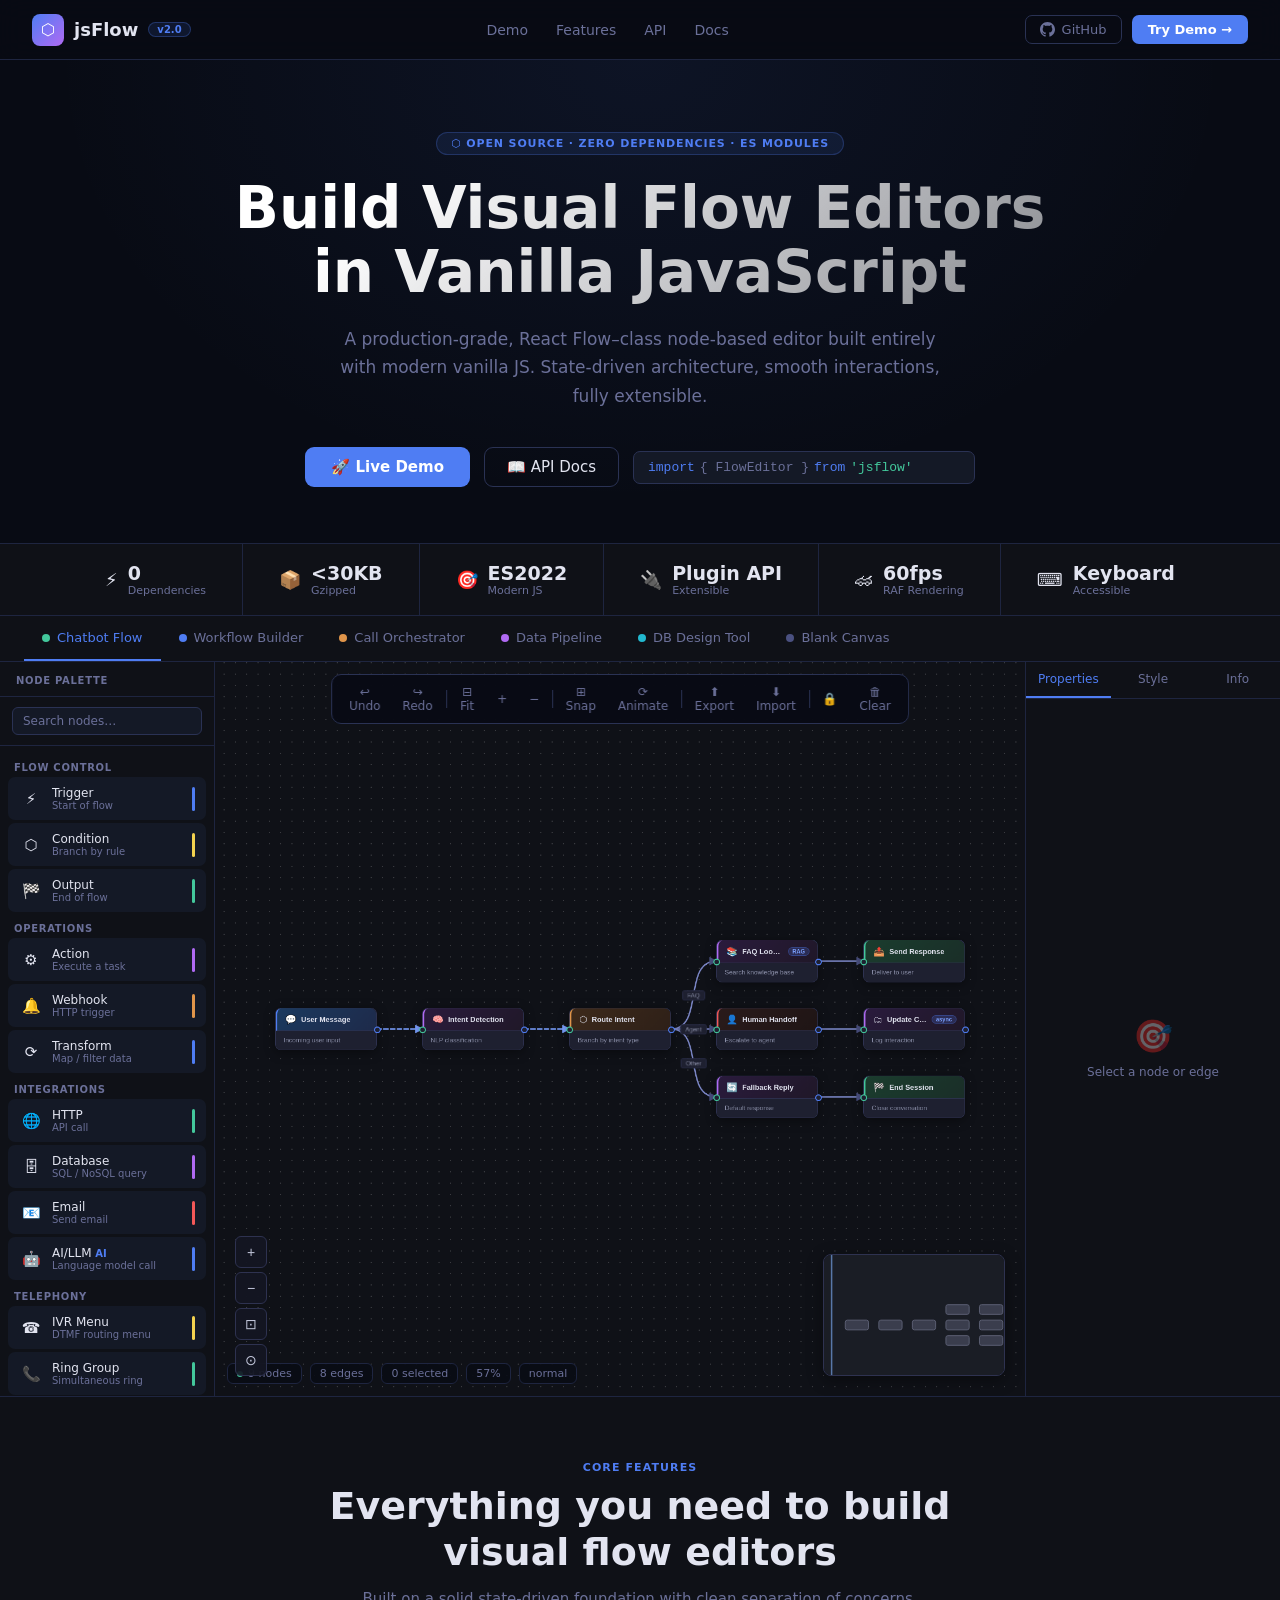
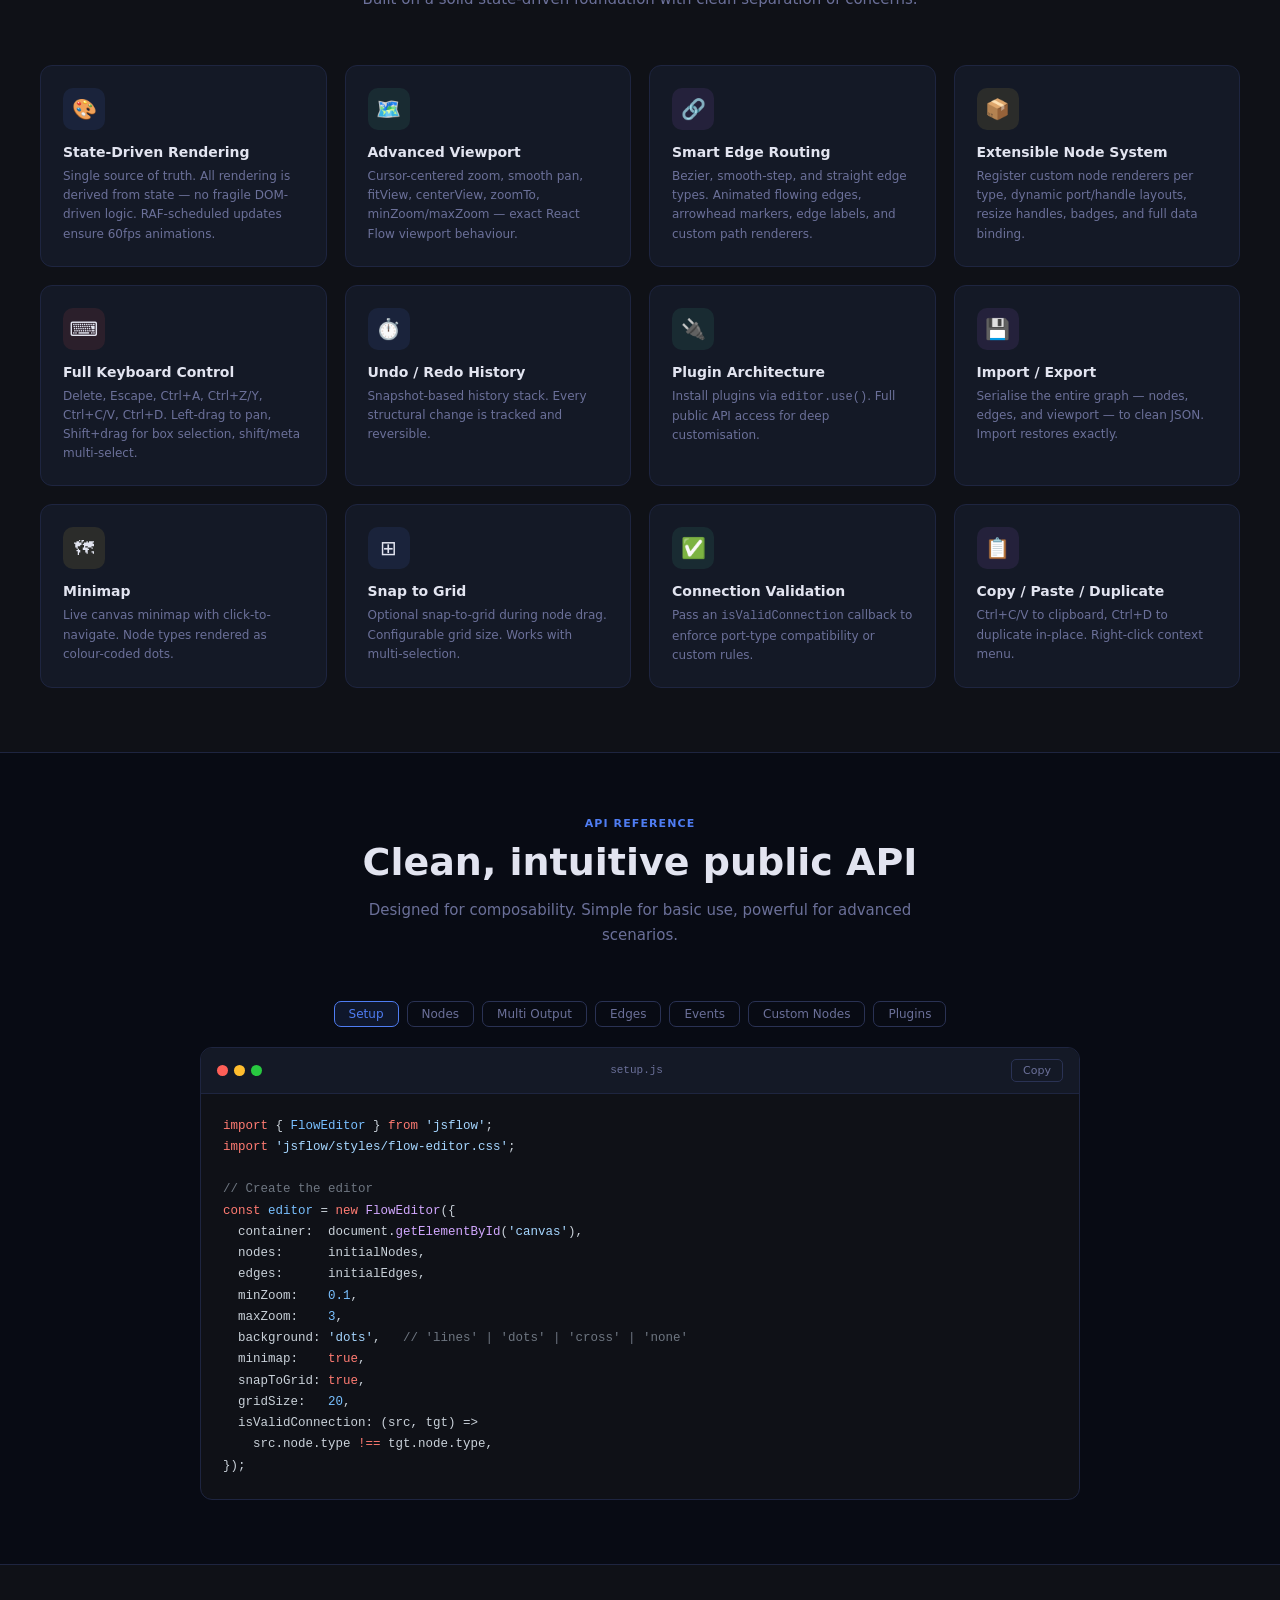
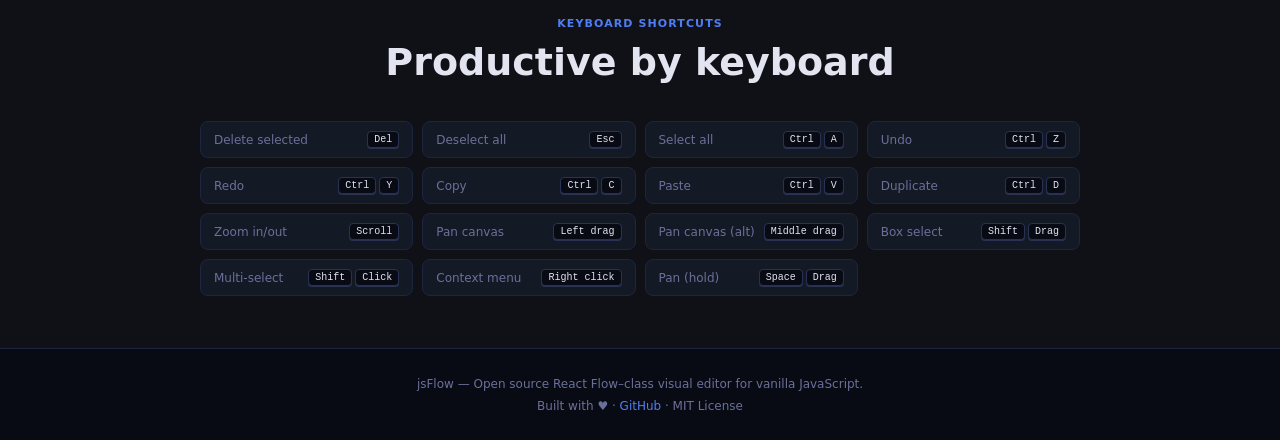
<file: docs/index.html>
<!DOCTYPE html>
<html lang="en">
<head>
  <meta charset="UTF-8" />
  <meta name="viewport" content="width=device-width, initial-scale=1.0" />
  <title>jsFlow — Vanilla JS Visual Flow Editor</title>
  <link rel="stylesheet" href="./src/styles/flow-editor.css" />
  <style>
    *, *::before, *::after { box-sizing: border-box; margin: 0; padding: 0; }

    :root {
      --c-bg: #080b14;
      --c-surface: #0f1117;
      --c-surface2: #141926;
      --c-border: #1e2540;
      --c-border2: #2a3254;
      --c-text: #e2e4f0;
      --c-muted: #6b7099;
      --c-accent: #4f7df3;
      --c-accent2: #43c89c;
      --c-accent3: #b06af3;
      --c-accent4: #f3d24f;
      --font: 'Inter', system-ui, sans-serif;
      --mono: 'JetBrains Mono', 'Fira Code', monospace;
    }

    html, body { height: 100%; background: var(--c-bg); color: var(--c-text); font-family: var(--font); font-size: 14px; }

    /* ── NAV ── */
    nav {
      position: fixed; top: 0; left: 0; right: 0; z-index: 1000;
      display: flex; align-items: center; justify-content: space-between;
      padding: 0 32px; height: 60px;
      background: rgba(8,11,20,0.88);
      border-bottom: 1px solid var(--c-border);
      backdrop-filter: blur(12px);
    }
    .nav-logo { display: flex; align-items: center; gap: 10px; text-decoration: none; }
    .nav-logo-icon {
      width: 32px; height: 32px; border-radius: 8px;
      background: linear-gradient(135deg, var(--c-accent), var(--c-accent3));
      display: flex; align-items: center; justify-content: center;
      font-size: 16px; color: #fff;
    }
    .nav-logo-text { font-size: 18px; font-weight: 700; color: var(--c-text); }
    .nav-badge { font-size: 10px; font-weight: 600; color: var(--c-accent); background: rgba(79,125,243,0.12); border: 1px solid rgba(79,125,243,0.3); border-radius: 99px; padding: 1px 8px; }
    .nav-links { display: flex; align-items: center; gap: 28px; }
    .nav-links a { color: var(--c-muted); text-decoration: none; font-size: 14px; font-weight: 500; transition: color 0.15s; }
    .nav-links a:hover { color: var(--c-text); }
    .btn-ghost {
      display: flex; align-items: center; gap: 7px;
      padding: 6px 14px; border-radius: 7px; border: 1px solid var(--c-border2);
      background: transparent; color: var(--c-muted); font-size: 13px; font-weight: 500;
      cursor: pointer; text-decoration: none; transition: all 0.15s; font-family: var(--font);
    }
    .btn-ghost:hover { background: var(--c-surface2); color: var(--c-text); border-color: var(--c-accent); }
    .btn-primary {
      display: flex; align-items: center; gap: 7px;
      padding: 7px 16px; border-radius: 7px; border: none;
      background: var(--c-accent); color: #fff; font-size: 13px; font-weight: 600;
      cursor: pointer; text-decoration: none; transition: all 0.15s; font-family: var(--font);
    }
    .btn-primary:hover { background: #6b92f7; }

    /* ── MAIN LAYOUT ── */
    .page-wrap { padding-top: 60px; display: flex; flex-direction: column; min-height: 100%; }

    /* ── HERO ── */
    .hero {
      padding: 72px 32px 56px; text-align: center;
      background: radial-gradient(ellipse at 50% 0%, rgba(79,125,243,0.08) 0%, transparent 65%);
      border-bottom: 1px solid var(--c-border);
    }
    .hero-eyebrow {
      display: inline-flex; align-items: center; gap: 6px;
      font-size: 11px; font-weight: 600; letter-spacing: 0.08em; text-transform: uppercase;
      color: var(--c-accent); background: rgba(79,125,243,0.1); border: 1px solid rgba(79,125,243,0.25);
      border-radius: 99px; padding: 4px 14px; margin-bottom: 22px;
    }
    .hero h1 {
      font-size: clamp(32px, 5vw, 58px); font-weight: 800; line-height: 1.1;
      background: linear-gradient(135deg, #fff 20%, rgba(255,255,255,0.5));
      -webkit-background-clip: text; -webkit-text-fill-color: transparent;
      background-clip: text; margin-bottom: 20px; max-width: 900px; margin-inline: auto;
    }
    .hero p { font-size: clamp(14px, 2vw, 17px); color: var(--c-muted); max-width: 600px; margin: 0 auto 36px; line-height: 1.7; }
    .hero-btns { display: flex; align-items: center; justify-content: center; gap: 14px; flex-wrap: wrap; }
    .btn-hero-primary {
      padding: 11px 26px; border-radius: 9px; border: none;
      background: var(--c-accent); color: #fff; font-size: 15px; font-weight: 600;
      cursor: pointer; text-decoration: none; transition: all 0.2s; font-family: var(--font);
      display: flex; align-items: center; gap: 8px;
    }
    .btn-hero-primary:hover { background: #6b92f7; transform: translateY(-2px); box-shadow: 0 8px 24px rgba(79,125,243,0.35); }
    .btn-hero-secondary {
      padding: 10px 22px; border-radius: 9px; border: 1px solid var(--c-border2);
      background: transparent; color: var(--c-text); font-size: 15px; font-weight: 500;
      cursor: pointer; text-decoration: none; transition: all 0.2s; font-family: var(--font);
      display: flex; align-items: center; gap: 8px;
    }
    .btn-hero-secondary:hover { border-color: var(--c-accent); background: rgba(79,125,243,0.06); }
    .npm-pill {
      display: inline-flex; align-items: center; gap: 5px;
      background: var(--c-surface2); border: 1px solid var(--c-border2);
      border-radius: 7px; padding: 8px 14px;
      font-family: var(--mono); font-size: 13px; color: var(--c-muted);
      cursor: pointer; transition: all 0.15s; user-select: none;
    }
    .npm-pill:hover { border-color: var(--c-accent); color: var(--c-text); }
    .npm-pill .kw { color: var(--c-accent); }
    .npm-pill .str { color: var(--c-accent2); }
    .npm-pill .hint { font-size: 10px; opacity: 0; transition: opacity 0.15s; margin-left: 6px; color: var(--c-muted); }
    .npm-pill:hover .hint { opacity: 1; }

    /* ── STATS BAR ── */
    .stats-bar {
      display: flex; justify-content: center; flex-wrap: wrap;
      background: var(--c-surface); border-bottom: 1px solid var(--c-border);
    }
    .stat-item { display: flex; align-items: center; gap: 10px; padding: 18px 36px; border-right: 1px solid var(--c-border); }
    .stat-item:last-child { border-right: none; }
    .stat-icon { font-size: 18px; }
    .stat-val { font-size: 19px; font-weight: 700; color: var(--c-text); }
    .stat-lbl { font-size: 11px; color: var(--c-muted); }

    /* ── DEMO SECTION ── */
    .demo-section { display: flex; flex-direction: column; flex: 1; }
    .demo-tabs-bar {
      display: flex; align-items: center; gap: 0;
      background: var(--c-surface); border-bottom: 1px solid var(--c-border);
      padding: 0 24px; overflow-x: auto;
    }
    .demo-tab {
      display: flex; align-items: center; gap: 7px; padding: 14px 18px;
      font-size: 13px; font-weight: 500; color: var(--c-muted); cursor: pointer;
      border-bottom: 2px solid transparent; transition: color 0.15s, border-color 0.15s;
      white-space: nowrap; background: none; border-top: none; border-left: none; border-right: none;
      font-family: var(--font);
    }
    .demo-tab:hover { color: var(--c-text); }
    .demo-tab.active { color: var(--c-accent); border-bottom-color: var(--c-accent); }
    .demo-tab-dot { width: 8px; height: 8px; border-radius: 50%; }

    /* ── WORKSPACE ── */
    .workspace {
      display: grid; grid-template-columns: 215px 1fr 255px;
      height: calc(100vh - 60px - 57px - 49px); min-height: 500px;
    }

    /* ── PALETTE ── */
    .palette { background: var(--c-surface); border-right: 1px solid var(--c-border); display: flex; flex-direction: column; overflow: hidden; }
    .panel-header { padding: 13px 16px 10px; font-size: 10px; font-weight: 700; letter-spacing: 0.07em; text-transform: uppercase; color: var(--c-muted); border-bottom: 1px solid var(--c-border); }
    .palette-search { padding: 10px 12px; border-bottom: 1px solid var(--c-border); }
    .palette-search input { width: 100%; background: var(--c-surface2); border: 1px solid var(--c-border2); border-radius: 6px; padding: 6px 10px; color: var(--c-text); font-size: 12px; font-family: var(--font); outline: none; transition: border-color 0.15s; }
    .palette-search input::placeholder { color: var(--c-muted); }
    .palette-search input:focus { border-color: var(--c-accent); }
    .palette-scroll { overflow-y: auto; flex: 1; padding: 8px; }
    .palette-group-label { font-size: 10px; font-weight: 700; letter-spacing: 0.07em; text-transform: uppercase; color: var(--c-muted); padding: 8px 6px 4px; }
    .palette-item { display: flex; align-items: center; gap: 9px; padding: 8px 10px; border-radius: 7px; cursor: grab; margin-bottom: 3px; background: var(--c-surface2); border: 1px solid transparent; transition: all 0.15s; font-size: 13px; }
    .palette-item:hover { border-color: var(--c-border2); background: var(--c-surface); transform: translateX(2px); }
    .palette-item:active { cursor: grabbing; }
    .palette-icon { font-size: 15px; width: 24px; text-align: center; }
    .palette-name { font-weight: 500; font-size: 12px; }
    .palette-desc { font-size: 10px; color: var(--c-muted); }
    .palette-accent { width: 3px; height: 24px; border-radius: 99px; flex-shrink: 0; margin-left: auto; }

    /* ── CANVAS ── */
    .canvas-wrap { position: relative; overflow: hidden; background: #090c17; }
    #flow-canvas { width: 100%; height: 100%; }
    #flow-canvas.db-scenario {
      background-color: #eceff3;
      background-image: radial-gradient(circle, rgba(78, 97, 129, 0.22) 1px, transparent 1.5px);
      background-size: 18px 18px;
    }
    #flow-canvas.db-scenario .jf-editor { background: transparent; color: #2b405a; }
    #flow-canvas.db-scenario .jf-bg { opacity: 0; }
    #flow-canvas.db-scenario .jf-controls { background: rgba(255,255,255,0.82); border-color: #c8cfda; }
    #flow-canvas.db-scenario .jf-controls__btn { color: #4d6787; }
    #flow-canvas.db-scenario .jf-controls__btn:hover { background: rgba(45,132,200,0.12); color: #2d84c8; }
    #flow-canvas.db-scenario .jf-edge__path {
      stroke: #6a6f78;
      stroke-width: 2px;
      stroke-linecap: round;
      stroke-linejoin: round;
    }
    #flow-canvas.db-scenario .jf-edge__label { display: none; }
    #flow-canvas.db-scenario .jf-marker { display: none; }
    #flow-canvas.db-scenario .jf-handle {
      width: 10px; height: 10px; border-width: 1px;
      border-color: #98a8be; background: #f2f5f9;
      box-shadow: none; opacity: 0.72;
    }
    #flow-canvas.db-scenario .jf-node:hover .jf-handle,
    #flow-canvas.db-scenario .jf-node--selected .jf-handle { opacity: 1; }
    #flow-canvas.db-scenario .jf-node {
      background: #f8fbff;
      border: 1px solid #c5ced8;
      border-radius: 10px;
      box-shadow: 0 2px 9px rgba(33, 52, 80, 0.14);
      cursor: default;
    }
    #flow-canvas.db-scenario .jf-node--selected {
      border-color: #7f90aa !important;
      box-shadow: 0 2px 9px rgba(33, 52, 80, 0.2), 0 0 0 2px rgba(127, 144, 170, 0.2) !important;
    }
    #flow-canvas.db-scenario .jf-node__resize-handle { display: none; }
    #flow-canvas.db-scenario .db-table { border-radius: 10px; overflow: hidden; color: #2f4969; }
    #flow-canvas.db-scenario .db-table__header {
      border-top: 8px solid var(--db-accent);
      background: #ecf0f4;
      color: #223a58;
      font-size: 13px;
      line-height: 1.2;
      font-weight: 700;
      text-align: center;
      padding: 12px 16px 11px;
      border-bottom: 1px solid #cfd8e3;
    }
    #flow-canvas.db-scenario .db-table__rows { padding: 10px 14px 12px; background: #f8fbff; }
    #flow-canvas.db-scenario .db-table__row {
      display: grid;
      grid-template-columns: minmax(0, 1fr) auto;
      gap: 12px;
      align-items: baseline;
      font-size: 11px;
      line-height: 1.35;
      padding: 3px 0;
      color: #355372;
    }
    #flow-canvas.db-scenario .db-table__name { font-weight: 500; white-space: nowrap; overflow: hidden; text-overflow: ellipsis; }
    #flow-canvas.db-scenario .db-table__type { color: #6a7f99; white-space: nowrap; }

    #flow-canvas.callcenter-scenario {
      background-color: #edf1f5;
      background-image: radial-gradient(circle, rgba(112, 127, 146, 0.3) 1px, transparent 1.4px);
      background-size: 16px 16px;
    }
    #flow-canvas.callcenter-scenario .jf-editor { background: transparent; color: #2c3a4d; }
    #flow-canvas.callcenter-scenario .jf-bg { opacity: 0; }
    #flow-canvas.callcenter-scenario .jf-controls {
      background: rgba(255,255,255,0.88);
      border-color: #c9d1de;
      box-shadow: 0 4px 14px rgba(34, 50, 77, 0.12);
    }
    #flow-canvas.callcenter-scenario .jf-controls__btn { color: #5f6f85; }
    #flow-canvas.callcenter-scenario .jf-controls__btn:hover { background: rgba(56,124,255,0.12); color: #3365b2; }
    #flow-canvas.callcenter-scenario .jf-node {
      background: #fbfcfe;
      border: 1px solid #ccd5e1;
      border-radius: 14px;
      box-shadow: 0 2px 9px rgba(40, 57, 81, 0.14);
    }
    #flow-canvas.callcenter-scenario .jf-node__resize-handle { display: none; }
    #flow-canvas.callcenter-scenario .jf-node--selected {
      border-color: #8ea1ba !important;
      box-shadow: 0 3px 12px rgba(40, 57, 81, 0.18), 0 0 0 2px rgba(142,161,186,0.18) !important;
    }
    #flow-canvas.callcenter-scenario .jf-node__header {
      min-height: 46px;
      border-bottom-color: #d6dde8;
      background: #eaf0f7;
      border-left: 4px solid #7f93ad;
    }
    #flow-canvas.callcenter-scenario .jf-node--input .jf-node__header { background: #e6e3f2; border-left-color: #6f66d6; }
    #flow-canvas.callcenter-scenario .jf-node--condition .jf-node__header { background: #e6ddf1; border-left-color: #9159dc; }
    #flow-canvas.callcenter-scenario .jf-node--decision .jf-node__header { background: #e8e1d4; border-left-color: #c18a27; }
    #flow-canvas.callcenter-scenario .jf-node--action .jf-node__header { background: #d6edf2; border-left-color: #16a5c3; }
    #flow-canvas.callcenter-scenario .jf-node--output .jf-node__header { background: #f1dde4; border-left-color: #d75573; }
    #flow-canvas.callcenter-scenario .jf-node__icon {
      width: 28px;
      height: 28px;
      display: inline-flex;
      align-items: center;
      justify-content: center;
      border-radius: 9px;
      font-size: 15px;
      background: rgba(255,255,255,0.55);
    }
    #flow-canvas.callcenter-scenario .jf-node__title {
      font-size: 13px;
      font-weight: 600;
      color: #2e3b4e;
    }
    #flow-canvas.callcenter-scenario .jf-node__desc {
      padding: 0 40px 8px 52px;
      margin-top: -10px;
      font-size: 11px;
      color: #73829a;
      line-height: 1.3;
    }
    #flow-canvas.callcenter-scenario .jf-node__badge {
      background: transparent;
      border: none;
      padding: 0;
      font-size: 14px;
      color: #7f91ac;
    }
    #flow-canvas.callcenter-scenario .jf-node__rows {
      padding: 0;
      gap: 0;
      border-radius: 0 0 14px 14px;
      overflow: hidden;
    }
    #flow-canvas.callcenter-scenario .jf-node__row {
      grid-template-columns: 1fr;
      border: none;
      border-top: 1px solid #dde3ec;
      border-radius: 0;
      padding: 8px 14px;
      background: #f8fafd;
    }
    #flow-canvas.callcenter-scenario .jf-node__row:nth-child(even) { background: #f2f6fb; }
    #flow-canvas.callcenter-scenario .jf-node__row:hover { border-color: transparent; background: #edf3fa; }
    #flow-canvas.callcenter-scenario .jf-node__row-key { display: none; }
    #flow-canvas.callcenter-scenario .jf-node__row-value {
      text-align: left;
      color: #647791;
      font-weight: 500;
      font-size: 12px;
    }
    #flow-canvas.callcenter-scenario .jf-handle {
      width: 11px;
      height: 11px;
      border-width: 2px;
      border-color: #d9e0ea;
      background: #fdfefe;
      box-shadow: 0 0 0 1px rgba(48, 71, 102, 0.09);
    }
    #flow-canvas.callcenter-scenario .jf-handle--source { border-color: #2dc38f; }
    #flow-canvas.callcenter-scenario .jf-handle--target { border-color: #86a6cd; }
    #flow-canvas.callcenter-scenario .jf-handle__label { display: none; }
    #flow-canvas.callcenter-scenario .jf-edge__path {
      stroke: #a3afbf;
      stroke-width: 5px;
      stroke-linecap: round;
      stroke-linejoin: round;
    }
    #flow-canvas.callcenter-scenario g[data-edge-id="e2"] .jf-edge__path,
    #flow-canvas.callcenter-scenario g[data-edge-id="e4"] .jf-edge__path,
    #flow-canvas.callcenter-scenario g[data-edge-id="e7"] .jf-edge__path,
    #flow-canvas.callcenter-scenario g[data-edge-id="e8"] .jf-edge__path { stroke: #5ac8a9; }
    #flow-canvas.callcenter-scenario g[data-edge-id="e3"] .jf-edge__path,
    #flow-canvas.callcenter-scenario g[data-edge-id="e6"] .jf-edge__path { stroke: #d78298; }
    #flow-canvas.callcenter-scenario g[data-edge-id="e5"] .jf-edge__path { stroke: #d3a142; }
    #flow-canvas.callcenter-scenario .jf-edge__label { display: none; }
    #flow-canvas.callcenter-scenario .jf-marker { display: none; }

    .canvas-toolbar {
      position: absolute; top: 12px; left: 50%; transform: translateX(-50%);
      display: flex; align-items: center; gap: 4px;
      background: rgba(8,11,20,0.9); border: 1px solid var(--c-border2);
      border-radius: 10px; padding: 5px 8px; backdrop-filter: blur(12px); z-index: 100;
    }
    .canvas-toolbar-btn {
      display: flex; align-items: center; gap: 4px; padding: 5px 9px;
      background: none; border: none; border-radius: 6px; color: var(--c-muted);
      font-size: 12px; font-weight: 500; cursor: pointer; transition: all 0.12s; font-family: var(--font);
    }
    .canvas-toolbar-btn:hover { background: rgba(79,125,243,0.12); color: #fff; }
    .canvas-toolbar-btn.active { color: var(--c-accent); }
    .canvas-toolbar-btn.danger:hover { background: rgba(239,68,68,0.12); color: #f87171; }
    .canvas-toolbar-sep { width: 1px; height: 18px; background: var(--c-border2); }

    .canvas-status {
      position: absolute; bottom: 12px; left: 12px;
      display: flex; align-items: center; gap: 8px; z-index: 100; pointer-events: none;
    }
    .status-chip {
      display: flex; align-items: center; gap: 5px;
      background: rgba(8,11,20,0.75); border: 1px solid var(--c-border);
      border-radius: 6px; padding: 3px 9px; font-size: 11px; color: var(--c-muted);
      backdrop-filter: blur(8px);
    }
    .status-dot { width: 6px; height: 6px; border-radius: 50%; background: var(--c-accent2); animation: pulse 2s infinite; }
    @keyframes pulse { 0%,100%{opacity:1}50%{opacity:.4} }

    /* ── PROPS PANEL ── */
    .props-panel { background: var(--c-surface); border-left: 1px solid var(--c-border); display: flex; flex-direction: column; overflow: hidden; }
    .props-tabs { display: flex; border-bottom: 1px solid var(--c-border); }
    .props-tab { flex: 1; padding: 10px 8px; font-size: 12px; font-weight: 500; color: var(--c-muted); cursor: pointer; text-align: center; background: none; border: none; border-bottom: 2px solid transparent; transition: all 0.12s; font-family: var(--font); }
    .props-tab.active { color: var(--c-accent); border-bottom-color: var(--c-accent); }
    .props-scroll { overflow-y: auto; flex: 1; }
    .props-placeholder { display: flex; flex-direction: column; align-items: center; justify-content: center; height: 100%; gap: 10px; color: var(--c-muted); padding: 24px; }
    .props-placeholder-icon { font-size: 32px; opacity: 0.35; }
    .props-placeholder-text { font-size: 12px; text-align: center; }
    .props-form { padding: 14px; }
    .field-group { margin-bottom: 12px; }
    .field-label { font-size: 10px; font-weight: 700; color: var(--c-muted); margin-bottom: 4px; letter-spacing: 0.05em; text-transform: uppercase; }
    .field-input { width: 100%; background: var(--c-surface2); border: 1px solid var(--c-border2); border-radius: 6px; padding: 6px 10px; color: var(--c-text); font-size: 12px; font-family: var(--font); outline: none; transition: border-color 0.15s; }
    .field-input:focus { border-color: var(--c-accent); }
    .field-row { display: grid; grid-template-columns: 1fr 1fr; gap: 8px; }
    .field-select { width: 100%; background: var(--c-surface2); border: 1px solid var(--c-border2); border-radius: 6px; padding: 6px 10px; color: var(--c-text); font-size: 12px; font-family: var(--font); outline: none; cursor: pointer; appearance: none; background-image: url("data:image/svg+xml,%3Csvg xmlns='http://www.w3.org/2000/svg' width='10' height='6' fill='none'%3E%3Cpath d='M1 1l4 4 4-4' stroke='%236b7099' stroke-width='1.5' stroke-linecap='round'/%3E%3C/svg%3E"); background-repeat: no-repeat; background-position: right 10px center; }
    .toggle-row { display: flex; align-items: center; justify-content: space-between; padding: 5px 0; }
    .toggle-lbl { font-size: 12px; color: var(--c-text); }
    .toggle { position: relative; width: 36px; height: 20px; }
    .toggle input { opacity: 0; width: 0; height: 0; }
    .toggle-slider { position: absolute; inset: 0; background: var(--c-border2); border-radius: 99px; cursor: pointer; transition: background 0.2s; }
    .toggle-slider::before { content: ''; position: absolute; left: 3px; top: 3px; width: 14px; height: 14px; border-radius: 50%; background: #fff; transition: transform 0.2s; }
    .toggle input:checked + .toggle-slider { background: var(--c-accent); }
    .toggle input:checked + .toggle-slider::before { transform: translateX(16px); }
    .section-divider { height: 1px; background: var(--c-border); margin: 12px 0; }
    .props-section-title { font-size: 10px; font-weight: 700; letter-spacing: 0.07em; text-transform: uppercase; color: var(--c-muted); margin-bottom: 9px; }
    .port-list { display: flex; flex-direction: column; gap: 5px; }
    .port-item { display: flex; align-items: center; gap: 7px; background: var(--c-surface2); border: 1px solid var(--c-border); border-radius: 6px; padding: 6px 10px; font-size: 11px; }
    .port-dot { width: 8px; height: 8px; border-radius: 50%; flex-shrink: 0; }
    .port-dot.source { background: var(--c-accent); }
    .port-dot.target { background: var(--c-accent2); }
    .port-id { color: var(--c-muted); font-family: var(--mono); font-size: 10px; margin-left: auto; }
    .edge-prop-row { display: flex; align-items: center; justify-content: space-between; padding: 5px 0; border-bottom: 1px solid var(--c-border); }
    .edge-prop-key { font-size: 11px; color: var(--c-muted); }
    .edge-prop-val { font-size: 11px; font-family: var(--mono); color: var(--c-text); max-width: 140px; overflow: hidden; text-overflow: ellipsis; }

    /* ── FEATURES ── */
    .features-section { background: var(--c-surface); border-top: 1px solid var(--c-border); padding: 64px 32px; }
    .section-label { text-align: center; font-size: 11px; font-weight: 700; letter-spacing: 0.1em; text-transform: uppercase; color: var(--c-accent); margin-bottom: 10px; }
    .section-title { text-align: center; font-size: clamp(22px,3.5vw,38px); font-weight: 700; color: var(--c-text); margin-bottom: 12px; line-height: 1.2; }
    .section-sub { text-align: center; font-size: 15px; color: var(--c-muted); max-width: 560px; margin: 0 auto 52px; line-height: 1.7; }
    .features-grid { display: grid; grid-template-columns: repeat(auto-fit, minmax(270px, 1fr)); gap: 18px; max-width: 1200px; margin: 0 auto; }
    .feature-card { background: var(--c-surface2); border: 1px solid var(--c-border); border-radius: 12px; padding: 22px; transition: border-color 0.2s, transform 0.2s; }
    .feature-card:hover { border-color: var(--c-border2); transform: translateY(-3px); }
    .feature-icon { width: 42px; height: 42px; border-radius: 10px; display: flex; align-items: center; justify-content: center; font-size: 20px; margin-bottom: 14px; }
    .feature-title { font-size: 14px; font-weight: 600; color: var(--c-text); margin-bottom: 7px; }
    .feature-desc { font-size: 12px; color: var(--c-muted); line-height: 1.6; }

    /* ── CODE SECTION ── */
    .code-section { padding: 64px 32px; background: var(--c-bg); border-top: 1px solid var(--c-border); }
    .code-tabs { display: flex; gap: 8px; margin-bottom: 20px; flex-wrap: wrap; justify-content: center; }
    .code-tab-btn { padding: 5px 14px; border-radius: 7px; border: 1px solid var(--c-border2); background: transparent; color: var(--c-muted); font-size: 12px; font-weight: 500; cursor: pointer; transition: all 0.15s; font-family: var(--font); }
    .code-tab-btn.active, .code-tab-btn:hover { background: rgba(79,125,243,0.1); color: var(--c-accent); border-color: var(--c-accent); }
    .code-block { max-width: 880px; margin: 0 auto; background: var(--c-surface); border: 1px solid var(--c-border); border-radius: 12px; overflow: hidden; }
    .code-block-header { display: flex; align-items: center; justify-content: space-between; padding: 11px 16px; background: var(--c-surface2); border-bottom: 1px solid var(--c-border); }
    .code-dots { display: flex; gap: 6px; }
    .code-dot { width: 11px; height: 11px; border-radius: 50%; }
    .code-dot:nth-child(1){background:#ff5f57} .code-dot:nth-child(2){background:#ffbd2e} .code-dot:nth-child(3){background:#28c940}
    .code-file { font-size: 11px; color: var(--c-muted); font-family: var(--mono); }
    .copy-btn { padding: 4px 11px; background: none; border: 1px solid var(--c-border2); border-radius: 5px; color: var(--c-muted); font-size: 11px; cursor: pointer; transition: all 0.12s; font-family: var(--font); }
    .copy-btn:hover { color: var(--c-text); border-color: var(--c-accent); }
    pre { padding: 22px; overflow-x: auto; font-family: var(--mono); font-size: 12.5px; line-height: 1.7; color: #c9d1d9; }
    .kw{color:#ff7b72} .str{color:#a5d6ff} .fn{color:#d2a8ff} .cm{color:#6e7681} .nm{color:#79c0ff} .op{color:#ff7b72}

    /* ── SHORTCUTS ── */
    .shortcuts-section { padding: 52px 32px; background: var(--c-surface); border-top: 1px solid var(--c-border); }
    .shortcut-grid { display: grid; grid-template-columns: repeat(auto-fill, minmax(210px, 1fr)); gap: 9px; max-width: 880px; margin: 0 auto; }
    .shortcut-item { display: flex; align-items: center; justify-content: space-between; padding: 9px 13px; background: var(--c-surface2); border: 1px solid var(--c-border); border-radius: 8px; }
    .shortcut-desc { font-size: 12px; color: var(--c-muted); }
    .shortcut-keys { display: flex; gap: 3px; }
    kbd { background: var(--c-bg); border: 1px solid var(--c-border2); border-radius: 4px; padding: 2px 6px; font-size: 10px; font-family: var(--mono); color: var(--c-text); box-shadow: 0 1px 0 var(--c-border2); }

    /* ── FOOTER ── */
    footer { background: var(--c-bg); border-top: 1px solid var(--c-border); padding: 28px 32px; text-align: center; color: var(--c-muted); font-size: 12px; }
    footer a { color: var(--c-accent); text-decoration: none; }
    footer a:hover { text-decoration: underline; }

    /* ── DRAG INDICATOR ── */
    .drag-indicator { position: fixed; pointer-events: none; z-index: 9999; background: rgba(8,11,20,0.92); border: 1px solid var(--c-accent); border-radius: 8px; padding: 6px 13px; font-size: 12px; font-weight: 500; color: var(--c-text); display: none; gap: 7px; align-items: center; box-shadow: 0 4px 16px rgba(0,0,0,0.5); }

    /* Scrollbar */
    * { scrollbar-width: thin; scrollbar-color: #2e3250 transparent; }
    *::-webkit-scrollbar { width: 6px; height: 6px; }
    *::-webkit-scrollbar-thumb { background: #2e3250; border-radius: 3px; }
    *::-webkit-scrollbar-track { background: transparent; }

    @media (max-width: 900px) {
      .workspace { grid-template-columns: 1fr; grid-template-rows: 460px; }
      .palette, .props-panel { display: none; }
      .nav-links { display: none; }
    }
  </style>
</head>
<body>

<nav>
  <a href="#" class="nav-logo">
    <div class="nav-logo-icon">&#x2B21;</div>
    <span class="nav-logo-text">jsFlow</span>
    <span class="nav-badge">v2.0</span>
  </a>
  <div class="nav-links">
    <a href="#demo">Demo</a>
    <a href="#features">Features</a>
    <a href="#api">API</a>
    <a href="#docs">Docs</a>
  </div>
  <div style="display:flex;align-items:center;gap:10px">
    <a href="https://github.com/md-riaz/jsFlow" target="_blank" class="btn-ghost">
      <svg width="15" height="15" viewBox="0 0 24 24" fill="currentColor"><path d="M12 0c-6.626 0-12 5.373-12 12 0 5.302 3.438 9.8 8.207 11.387.599.111.793-.261.793-.577v-2.234c-3.338.726-4.033-1.416-4.033-1.416-.546-1.387-1.333-1.756-1.333-1.756-1.089-.745.083-.729.083-.729 1.205.084 1.839 1.237 1.839 1.237 1.07 1.834 2.807 1.304 3.492.997.107-.775.418-1.305.762-1.604-2.665-.305-5.467-1.334-5.467-5.931 0-1.311.469-2.381 1.236-3.221-.124-.303-.535-1.524.117-3.176 0 0 1.008-.322 3.301 1.23.957-.266 1.983-.399 3.003-.404 1.02.005 2.047.138 3.006.404 2.291-1.552 3.297-1.23 3.297-1.23.653 1.653.242 2.874.118 3.176.77.84 1.235 1.911 1.235 3.221 0 4.609-2.807 5.624-5.479 5.921.43.372.823 1.102.823 2.222v3.293c0 .319.192.694.801.576 4.765-1.589 8.199-6.086 8.199-11.386 0-6.627-5.373-12-12-12z"/></svg>
      GitHub
    </a>
    <a href="#demo" class="btn-primary">Try Demo &rarr;</a>
  </div>
</nav>

<div class="page-wrap">

<!-- HERO -->
<section class="hero">
  <div class="hero-eyebrow">&#x2B21; Open Source &middot; Zero Dependencies &middot; ES Modules</div>
  <h1>Build Visual Flow Editors<br/>in Vanilla JavaScript</h1>
  <p>A production-grade, React&nbsp;Flow&ndash;class node-based editor built entirely with modern vanilla JS. State-driven architecture, smooth interactions, fully extensible.</p>
  <div class="hero-btns">
    <a href="#demo" class="btn-hero-primary">&#x1F680; Live Demo</a>
    <a href="#api" class="btn-hero-secondary">&#x1F4D6; API Docs</a>
    <div class="npm-pill" id="npmPill" title="Click to copy">
      <span class="kw">import</span> { FlowEditor } <span class="kw">from</span> <span class="str">&apos;jsflow&apos;</span>
      <span class="hint">&#x2398; copy</span>
    </div>
  </div>
</section>

<!-- STATS BAR -->
<div class="stats-bar">
  <div class="stat-item"><span class="stat-icon">&#x26A1;</span><div><div class="stat-val">0</div><div class="stat-lbl">Dependencies</div></div></div>
  <div class="stat-item"><span class="stat-icon">&#x1F4E6;</span><div><div class="stat-val">&lt;30KB</div><div class="stat-lbl">Gzipped</div></div></div>
  <div class="stat-item"><span class="stat-icon">&#x1F3AF;</span><div><div class="stat-val">ES2022</div><div class="stat-lbl">Modern JS</div></div></div>
  <div class="stat-item"><span class="stat-icon">&#x1F50C;</span><div><div class="stat-val">Plugin API</div><div class="stat-lbl">Extensible</div></div></div>
  <div class="stat-item"><span class="stat-icon">&#x1F3CE;</span><div><div class="stat-val">60fps</div><div class="stat-lbl">RAF Rendering</div></div></div>
  <div class="stat-item"><span class="stat-icon">&#x2328;</span><div><div class="stat-val">Keyboard</div><div class="stat-lbl">Accessible</div></div></div>
</div>

<!-- DEMO -->
<section class="demo-section" id="demo">
  <div class="demo-tabs-bar">
    <button class="demo-tab active" data-scenario="chatbot"><span class="demo-tab-dot" style="background:#43c89c"></span> Chatbot Flow</button>
    <button class="demo-tab" data-scenario="workflow"><span class="demo-tab-dot" style="background:#4f7df3"></span> Workflow Builder</button>
    <button class="demo-tab" data-scenario="callcenter"><span class="demo-tab-dot" style="background:#e0954a"></span> Call Orchestrator</button>
    <button class="demo-tab" data-scenario="pipeline"><span class="demo-tab-dot" style="background:#b06af3"></span> Data Pipeline</button>
    <button class="demo-tab" data-scenario="database"><span class="demo-tab-dot" style="background:#22b8cf"></span> DB Design Tool</button>
    <button class="demo-tab" data-scenario="blank"><span class="demo-tab-dot" style="background:#4a5080"></span> Blank Canvas</button>
  </div>

  <div class="workspace">
    <!-- Palette -->
    <div class="palette">
      <div class="panel-header">Node Palette</div>
      <div class="palette-search"><input type="text" placeholder="Search nodes&hellip;" id="paletteSearch" /></div>
      <div class="palette-scroll" id="paletteList"></div>
    </div>

    <!-- Canvas -->
    <div class="canvas-wrap">
      <div class="canvas-toolbar">
        <button class="canvas-toolbar-btn" id="btnUndo">&#x21A9; Undo</button>
        <button class="canvas-toolbar-btn" id="btnRedo">&#x21AA; Redo</button>
        <div class="canvas-toolbar-sep"></div>
        <button class="canvas-toolbar-btn" id="btnFit">&#x229F; Fit</button>
        <button class="canvas-toolbar-btn" id="btnZoomIn">+</button>
        <button class="canvas-toolbar-btn" id="btnZoomOut">&minus;</button>
        <div class="canvas-toolbar-sep"></div>
        <button class="canvas-toolbar-btn" id="btnSnap">&#x229E; Snap</button>
        <button class="canvas-toolbar-btn" id="btnAnimated">&#x27F3; Animate</button>
        <div class="canvas-toolbar-sep"></div>
        <button class="canvas-toolbar-btn" id="btnExport">&#x2B06; Export</button>
        <button class="canvas-toolbar-btn" id="btnImport">&#x2B07; Import</button>
        <div class="canvas-toolbar-sep"></div>
        <button class="canvas-toolbar-btn" id="btnReadonly">&#x1F512;</button>
        <button class="canvas-toolbar-btn danger" id="btnClear">&#x1F5D1; Clear</button>
      </div>
      <div id="flow-canvas"></div>
      <div class="canvas-status">
        <div class="status-chip"><div class="status-dot"></div><span id="statusNodes">0 nodes</span></div>
        <div class="status-chip"><span id="statusEdges">0 edges</span></div>
        <div class="status-chip"><span id="statusSelected">0 selected</span></div>
        <div class="status-chip"><span id="statusZoom">100%</span></div>
        <div class="status-chip"><span id="statusMode">normal</span></div>
      </div>
    </div>

    <!-- Props panel -->
    <div class="props-panel">
      <div class="props-tabs">
        <button class="props-tab active" data-tab="properties">Properties</button>
        <button class="props-tab" data-tab="style">Style</button>
        <button class="props-tab" data-tab="info">Info</button>
      </div>
      <div class="props-scroll" id="propsContent">
        <div class="props-placeholder">
          <div class="props-placeholder-icon">&#x1F3AF;</div>
          <div class="props-placeholder-text">Select a node or edge</div>
        </div>
      </div>
    </div>
  </div>
</section>

<!-- FEATURES -->
<section class="features-section" id="features">
  <div class="section-label">Core Features</div>
  <div class="section-title">Everything you need to build<br/>visual flow editors</div>
  <div class="section-sub">Built on a solid state-driven foundation with clean separation of concerns.</div>
  <div class="features-grid">
    <div class="feature-card"><div class="feature-icon" style="background:rgba(79,125,243,0.1)">&#x1F3A8;</div><div class="feature-title">State-Driven Rendering</div><div class="feature-desc">Single source of truth. All rendering is derived from state &mdash; no fragile DOM-driven logic. RAF-scheduled updates ensure 60fps animations.</div></div>
    <div class="feature-card"><div class="feature-icon" style="background:rgba(67,200,156,0.1)">&#x1F5FA;&#xFE0F;</div><div class="feature-title">Advanced Viewport</div><div class="feature-desc">Cursor-centered zoom, smooth pan, fitView, centerView, zoomTo, minZoom/maxZoom &mdash; exact React Flow viewport behaviour.</div></div>
    <div class="feature-card"><div class="feature-icon" style="background:rgba(176,106,243,0.1)">&#x1F517;</div><div class="feature-title">Smart Edge Routing</div><div class="feature-desc">Bezier, smooth-step, and straight edge types. Animated flowing edges, arrowhead markers, edge labels, and custom path renderers.</div></div>
    <div class="feature-card"><div class="feature-icon" style="background:rgba(243,210,79,0.1)">&#x1F4E6;</div><div class="feature-title">Extensible Node System</div><div class="feature-desc">Register custom node renderers per type, dynamic port/handle layouts, resize handles, badges, and full data binding.</div></div>
    <div class="feature-card"><div class="feature-icon" style="background:rgba(243,88,88,0.1)">&#x2328;&#xFE0F;</div><div class="feature-title">Full Keyboard Control</div><div class="feature-desc">Delete, Escape, Ctrl+A, Ctrl+Z/Y, Ctrl+C/V, Ctrl+D. Left-drag to pan, Shift+drag for box selection, shift/meta multi-select.</div></div>
    <div class="feature-card"><div class="feature-icon" style="background:rgba(79,125,243,0.1)">&#x23F1;&#xFE0F;</div><div class="feature-title">Undo / Redo History</div><div class="feature-desc">Snapshot-based history stack. Every structural change is tracked and reversible.</div></div>
    <div class="feature-card"><div class="feature-icon" style="background:rgba(67,200,156,0.1)">&#x1F50C;</div><div class="feature-title">Plugin Architecture</div><div class="feature-desc">Install plugins via <code>editor.use()</code>. Full public API access for deep customisation.</div></div>
    <div class="feature-card"><div class="feature-icon" style="background:rgba(176,106,243,0.1)">&#x1F4BE;</div><div class="feature-title">Import / Export</div><div class="feature-desc">Serialise the entire graph &mdash; nodes, edges, and viewport &mdash; to clean JSON. Import restores exactly.</div></div>
    <div class="feature-card"><div class="feature-icon" style="background:rgba(243,210,79,0.1)">&#x1F5FA;</div><div class="feature-title">Minimap</div><div class="feature-desc">Live canvas minimap with click-to-navigate. Node types rendered as colour-coded dots.</div></div>
    <div class="feature-card"><div class="feature-icon" style="background:rgba(79,125,243,0.1)">&#x229E;</div><div class="feature-title">Snap to Grid</div><div class="feature-desc">Optional snap-to-grid during node drag. Configurable grid size. Works with multi-selection.</div></div>
    <div class="feature-card"><div class="feature-icon" style="background:rgba(67,200,156,0.1)">&#x2705;</div><div class="feature-title">Connection Validation</div><div class="feature-desc">Pass an <code>isValidConnection</code> callback to enforce port-type compatibility or custom rules.</div></div>
    <div class="feature-card"><div class="feature-icon" style="background:rgba(176,106,243,0.1)">&#x1F4CB;</div><div class="feature-title">Copy / Paste / Duplicate</div><div class="feature-desc">Ctrl+C/V to clipboard, Ctrl+D to duplicate in-place. Right-click context menu.</div></div>
  </div>
</section>

<!-- CODE -->
<section class="code-section" id="api">
  <div class="section-label">API Reference</div>
  <div class="section-title">Clean, intuitive public API</div>
  <div class="section-sub">Designed for composability. Simple for basic use, powerful for advanced scenarios.</div>
  <div class="code-tabs">
    <button class="code-tab-btn active" data-snippet="setup">Setup</button>
    <button class="code-tab-btn" data-snippet="nodes">Nodes</button>
    <button class="code-tab-btn" data-snippet="multiOutput">Multi Output</button>
    <button class="code-tab-btn" data-snippet="edges">Edges</button>
    <button class="code-tab-btn" data-snippet="events">Events</button>
    <button class="code-tab-btn" data-snippet="custom">Custom Nodes</button>
    <button class="code-tab-btn" data-snippet="plugins">Plugins</button>
  </div>
  <div class="code-block">
    <div class="code-block-header">
      <div class="code-dots"><div class="code-dot"></div><div class="code-dot"></div><div class="code-dot"></div></div>
      <span class="code-file" id="codeFileName">setup.js</span>
      <button class="copy-btn" id="copyCodeBtn">Copy</button>
    </div>
    <pre id="codeContent"></pre>
  </div>
</section>

<!-- SHORTCUTS -->
<section class="shortcuts-section" id="docs">
  <div class="section-label">Keyboard Shortcuts</div>
  <div class="section-title" style="margin-bottom:36px">Productive by keyboard</div>
  <div class="shortcut-grid">
    <div class="shortcut-item"><span class="shortcut-desc">Delete selected</span><div class="shortcut-keys"><kbd>Del</kbd></div></div>
    <div class="shortcut-item"><span class="shortcut-desc">Deselect all</span><div class="shortcut-keys"><kbd>Esc</kbd></div></div>
    <div class="shortcut-item"><span class="shortcut-desc">Select all</span><div class="shortcut-keys"><kbd>Ctrl</kbd><kbd>A</kbd></div></div>
    <div class="shortcut-item"><span class="shortcut-desc">Undo</span><div class="shortcut-keys"><kbd>Ctrl</kbd><kbd>Z</kbd></div></div>
    <div class="shortcut-item"><span class="shortcut-desc">Redo</span><div class="shortcut-keys"><kbd>Ctrl</kbd><kbd>Y</kbd></div></div>
    <div class="shortcut-item"><span class="shortcut-desc">Copy</span><div class="shortcut-keys"><kbd>Ctrl</kbd><kbd>C</kbd></div></div>
    <div class="shortcut-item"><span class="shortcut-desc">Paste</span><div class="shortcut-keys"><kbd>Ctrl</kbd><kbd>V</kbd></div></div>
    <div class="shortcut-item"><span class="shortcut-desc">Duplicate</span><div class="shortcut-keys"><kbd>Ctrl</kbd><kbd>D</kbd></div></div>
    <div class="shortcut-item"><span class="shortcut-desc">Zoom in/out</span><div class="shortcut-keys"><kbd>Scroll</kbd></div></div>
    <div class="shortcut-item"><span class="shortcut-desc">Pan canvas</span><div class="shortcut-keys"><kbd>Left drag</kbd></div></div>
    <div class="shortcut-item"><span class="shortcut-desc">Pan canvas (alt)</span><div class="shortcut-keys"><kbd>Middle drag</kbd></div></div>
    <div class="shortcut-item"><span class="shortcut-desc">Box select</span><div class="shortcut-keys"><kbd>Shift</kbd><kbd>Drag</kbd></div></div>
    <div class="shortcut-item"><span class="shortcut-desc">Multi-select</span><div class="shortcut-keys"><kbd>Shift</kbd><kbd>Click</kbd></div></div>
    <div class="shortcut-item"><span class="shortcut-desc">Context menu</span><div class="shortcut-keys"><kbd>Right click</kbd></div></div>
    <div class="shortcut-item"><span class="shortcut-desc">Pan (hold)</span><div class="shortcut-keys"><kbd>Space</kbd><kbd>Drag</kbd></div></div>
  </div>
</section>

<!-- FOOTER -->
<footer>
  <p>jsFlow &mdash; Open source React Flow&ndash;class visual editor for vanilla JavaScript.</p>
  <p style="margin-top:8px">Built with &hearts; &middot; <a href="https://github.com/md-riaz/jsFlow" target="_blank">GitHub</a> &middot; MIT License</p>
</footer>

</div><!-- .page-wrap -->

<div class="drag-indicator" id="dragIndicator"></div>
<input type="file" id="importFileInput" accept=".json" style="display:none" />

<script type="module" src="app.js"></script>
</body>
</html>
</file>
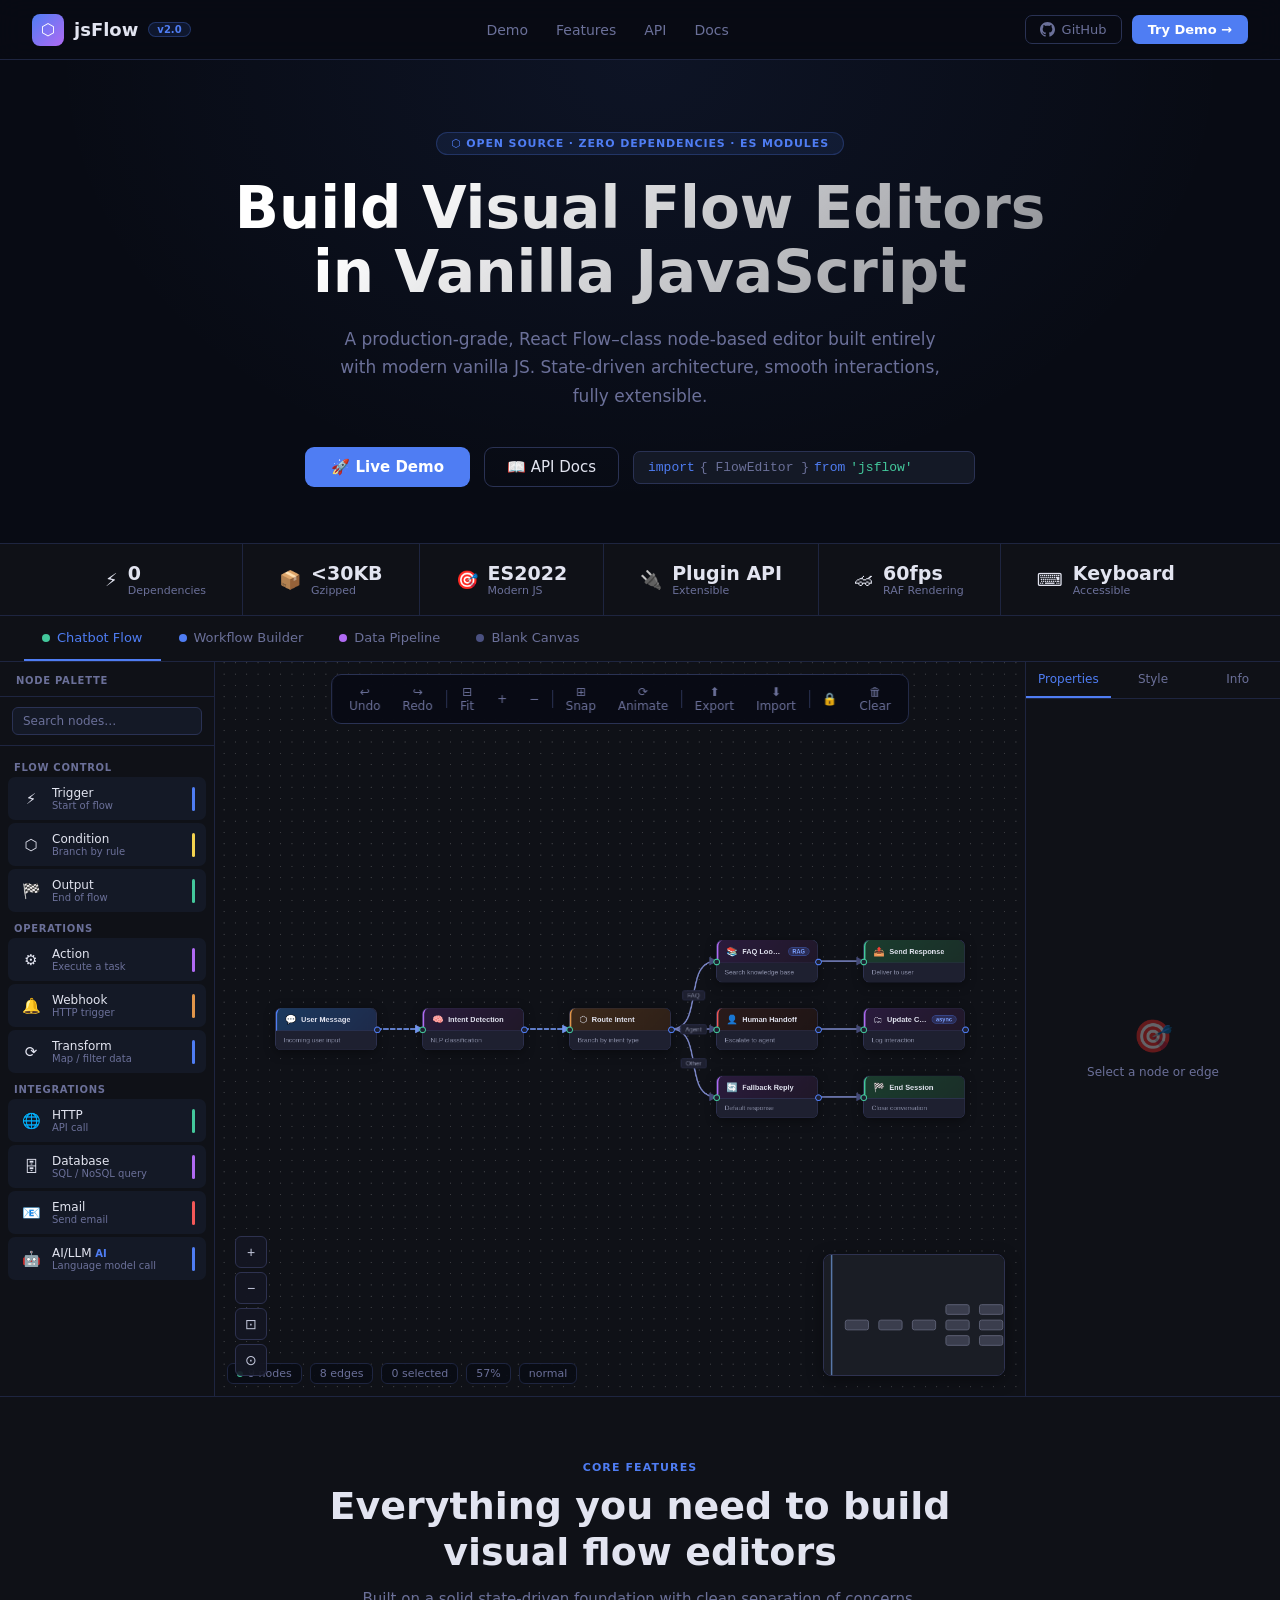
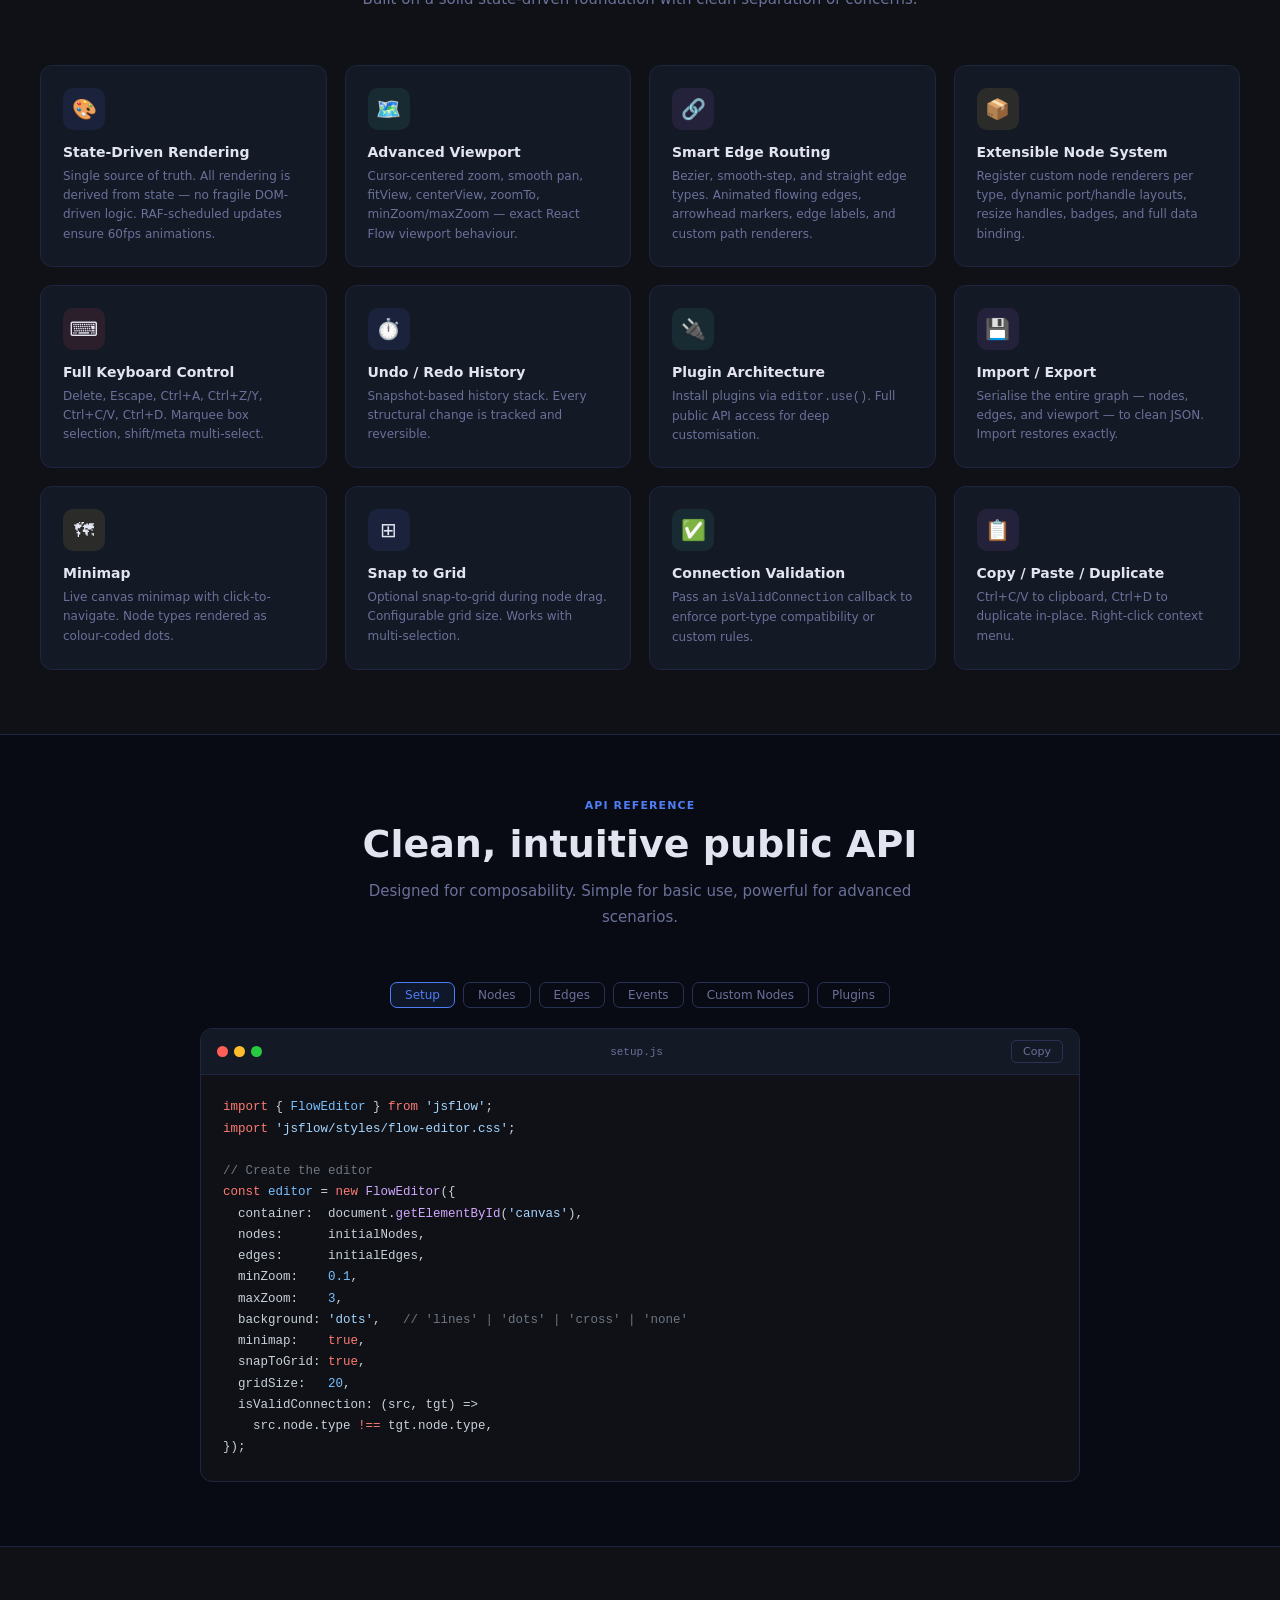
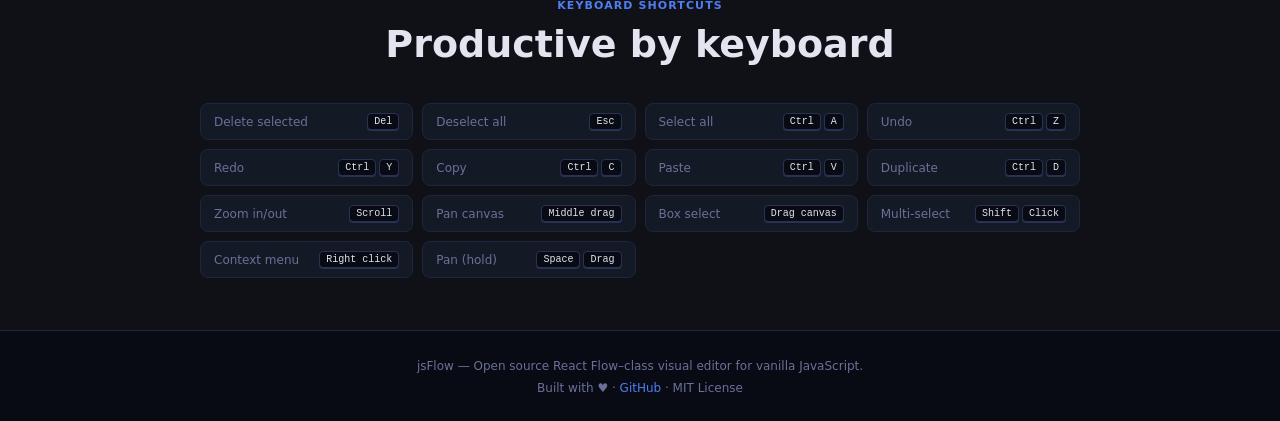
<file: examples/basic/index.html>
<!DOCTYPE html>
<html lang="en">
<head>
  <meta charset="UTF-8" />
  <meta name="viewport" content="width=device-width, initial-scale=1.0" />
  <title>jsFlow — Vanilla JS Visual Flow Editor</title>
  <link rel="stylesheet" href="../../src/styles/flow-editor.css" />
  <style>
    *, *::before, *::after { box-sizing: border-box; margin: 0; padding: 0; }

    :root {
      --c-bg: #080b14;
      --c-surface: #0f1117;
      --c-surface2: #141926;
      --c-border: #1e2540;
      --c-border2: #2a3254;
      --c-text: #e2e4f0;
      --c-muted: #6b7099;
      --c-accent: #4f7df3;
      --c-accent2: #43c89c;
      --c-accent3: #b06af3;
      --c-accent4: #f3d24f;
      --font: 'Inter', system-ui, sans-serif;
      --mono: 'JetBrains Mono', 'Fira Code', monospace;
    }

    html, body { height: 100%; background: var(--c-bg); color: var(--c-text); font-family: var(--font); font-size: 14px; }

    /* ── NAV ── */
    nav {
      position: fixed; top: 0; left: 0; right: 0; z-index: 1000;
      display: flex; align-items: center; justify-content: space-between;
      padding: 0 32px; height: 60px;
      background: rgba(8,11,20,0.88);
      border-bottom: 1px solid var(--c-border);
      backdrop-filter: blur(12px);
    }
    .nav-logo { display: flex; align-items: center; gap: 10px; text-decoration: none; }
    .nav-logo-icon {
      width: 32px; height: 32px; border-radius: 8px;
      background: linear-gradient(135deg, var(--c-accent), var(--c-accent3));
      display: flex; align-items: center; justify-content: center;
      font-size: 16px; color: #fff;
    }
    .nav-logo-text { font-size: 18px; font-weight: 700; color: var(--c-text); }
    .nav-badge { font-size: 10px; font-weight: 600; color: var(--c-accent); background: rgba(79,125,243,0.12); border: 1px solid rgba(79,125,243,0.3); border-radius: 99px; padding: 1px 8px; }
    .nav-links { display: flex; align-items: center; gap: 28px; }
    .nav-links a { color: var(--c-muted); text-decoration: none; font-size: 14px; font-weight: 500; transition: color 0.15s; }
    .nav-links a:hover { color: var(--c-text); }
    .btn-ghost {
      display: flex; align-items: center; gap: 7px;
      padding: 6px 14px; border-radius: 7px; border: 1px solid var(--c-border2);
      background: transparent; color: var(--c-muted); font-size: 13px; font-weight: 500;
      cursor: pointer; text-decoration: none; transition: all 0.15s; font-family: var(--font);
    }
    .btn-ghost:hover { background: var(--c-surface2); color: var(--c-text); border-color: var(--c-accent); }
    .btn-primary {
      display: flex; align-items: center; gap: 7px;
      padding: 7px 16px; border-radius: 7px; border: none;
      background: var(--c-accent); color: #fff; font-size: 13px; font-weight: 600;
      cursor: pointer; text-decoration: none; transition: all 0.15s; font-family: var(--font);
    }
    .btn-primary:hover { background: #6b92f7; }

    /* ── MAIN LAYOUT ── */
    .page-wrap { padding-top: 60px; display: flex; flex-direction: column; min-height: 100%; }

    /* ── HERO ── */
    .hero {
      padding: 72px 32px 56px; text-align: center;
      background: radial-gradient(ellipse at 50% 0%, rgba(79,125,243,0.08) 0%, transparent 65%);
      border-bottom: 1px solid var(--c-border);
    }
    .hero-eyebrow {
      display: inline-flex; align-items: center; gap: 6px;
      font-size: 11px; font-weight: 600; letter-spacing: 0.08em; text-transform: uppercase;
      color: var(--c-accent); background: rgba(79,125,243,0.1); border: 1px solid rgba(79,125,243,0.25);
      border-radius: 99px; padding: 4px 14px; margin-bottom: 22px;
    }
    .hero h1 {
      font-size: clamp(32px, 5vw, 58px); font-weight: 800; line-height: 1.1;
      background: linear-gradient(135deg, #fff 20%, rgba(255,255,255,0.5));
      -webkit-background-clip: text; -webkit-text-fill-color: transparent;
      background-clip: text; margin-bottom: 20px; max-width: 900px; margin-inline: auto;
    }
    .hero p { font-size: clamp(14px, 2vw, 17px); color: var(--c-muted); max-width: 600px; margin: 0 auto 36px; line-height: 1.7; }
    .hero-btns { display: flex; align-items: center; justify-content: center; gap: 14px; flex-wrap: wrap; }
    .btn-hero-primary {
      padding: 11px 26px; border-radius: 9px; border: none;
      background: var(--c-accent); color: #fff; font-size: 15px; font-weight: 600;
      cursor: pointer; text-decoration: none; transition: all 0.2s; font-family: var(--font);
      display: flex; align-items: center; gap: 8px;
    }
    .btn-hero-primary:hover { background: #6b92f7; transform: translateY(-2px); box-shadow: 0 8px 24px rgba(79,125,243,0.35); }
    .btn-hero-secondary {
      padding: 10px 22px; border-radius: 9px; border: 1px solid var(--c-border2);
      background: transparent; color: var(--c-text); font-size: 15px; font-weight: 500;
      cursor: pointer; text-decoration: none; transition: all 0.2s; font-family: var(--font);
      display: flex; align-items: center; gap: 8px;
    }
    .btn-hero-secondary:hover { border-color: var(--c-accent); background: rgba(79,125,243,0.06); }
    .npm-pill {
      display: inline-flex; align-items: center; gap: 5px;
      background: var(--c-surface2); border: 1px solid var(--c-border2);
      border-radius: 7px; padding: 8px 14px;
      font-family: var(--mono); font-size: 13px; color: var(--c-muted);
      cursor: pointer; transition: all 0.15s; user-select: none;
    }
    .npm-pill:hover { border-color: var(--c-accent); color: var(--c-text); }
    .npm-pill .kw { color: var(--c-accent); }
    .npm-pill .str { color: var(--c-accent2); }
    .npm-pill .hint { font-size: 10px; opacity: 0; transition: opacity 0.15s; margin-left: 6px; color: var(--c-muted); }
    .npm-pill:hover .hint { opacity: 1; }

    /* ── STATS BAR ── */
    .stats-bar {
      display: flex; justify-content: center; flex-wrap: wrap;
      background: var(--c-surface); border-bottom: 1px solid var(--c-border);
    }
    .stat-item { display: flex; align-items: center; gap: 10px; padding: 18px 36px; border-right: 1px solid var(--c-border); }
    .stat-item:last-child { border-right: none; }
    .stat-icon { font-size: 18px; }
    .stat-val { font-size: 19px; font-weight: 700; color: var(--c-text); }
    .stat-lbl { font-size: 11px; color: var(--c-muted); }

    /* ── DEMO SECTION ── */
    .demo-section { display: flex; flex-direction: column; flex: 1; }
    .demo-tabs-bar {
      display: flex; align-items: center; gap: 0;
      background: var(--c-surface); border-bottom: 1px solid var(--c-border);
      padding: 0 24px; overflow-x: auto;
    }
    .demo-tab {
      display: flex; align-items: center; gap: 7px; padding: 14px 18px;
      font-size: 13px; font-weight: 500; color: var(--c-muted); cursor: pointer;
      border-bottom: 2px solid transparent; transition: color 0.15s, border-color 0.15s;
      white-space: nowrap; background: none; border-top: none; border-left: none; border-right: none;
      font-family: var(--font);
    }
    .demo-tab:hover { color: var(--c-text); }
    .demo-tab.active { color: var(--c-accent); border-bottom-color: var(--c-accent); }
    .demo-tab-dot { width: 8px; height: 8px; border-radius: 50%; }

    /* ── WORKSPACE ── */
    .workspace {
      display: grid; grid-template-columns: 215px 1fr 255px;
      height: calc(100vh - 60px - 57px - 49px); min-height: 500px;
    }

    /* ── PALETTE ── */
    .palette { background: var(--c-surface); border-right: 1px solid var(--c-border); display: flex; flex-direction: column; overflow: hidden; }
    .panel-header { padding: 13px 16px 10px; font-size: 10px; font-weight: 700; letter-spacing: 0.07em; text-transform: uppercase; color: var(--c-muted); border-bottom: 1px solid var(--c-border); }
    .palette-search { padding: 10px 12px; border-bottom: 1px solid var(--c-border); }
    .palette-search input { width: 100%; background: var(--c-surface2); border: 1px solid var(--c-border2); border-radius: 6px; padding: 6px 10px; color: var(--c-text); font-size: 12px; font-family: var(--font); outline: none; transition: border-color 0.15s; }
    .palette-search input::placeholder { color: var(--c-muted); }
    .palette-search input:focus { border-color: var(--c-accent); }
    .palette-scroll { overflow-y: auto; flex: 1; padding: 8px; }
    .palette-group-label { font-size: 10px; font-weight: 700; letter-spacing: 0.07em; text-transform: uppercase; color: var(--c-muted); padding: 8px 6px 4px; }
    .palette-item { display: flex; align-items: center; gap: 9px; padding: 8px 10px; border-radius: 7px; cursor: grab; margin-bottom: 3px; background: var(--c-surface2); border: 1px solid transparent; transition: all 0.15s; font-size: 13px; }
    .palette-item:hover { border-color: var(--c-border2); background: var(--c-surface); transform: translateX(2px); }
    .palette-item:active { cursor: grabbing; }
    .palette-icon { font-size: 15px; width: 24px; text-align: center; }
    .palette-name { font-weight: 500; font-size: 12px; }
    .palette-desc { font-size: 10px; color: var(--c-muted); }
    .palette-accent { width: 3px; height: 24px; border-radius: 99px; flex-shrink: 0; margin-left: auto; }

    /* ── CANVAS ── */
    .canvas-wrap { position: relative; overflow: hidden; background: #090c17; }
    #flow-canvas { width: 100%; height: 100%; }

    .canvas-toolbar {
      position: absolute; top: 12px; left: 50%; transform: translateX(-50%);
      display: flex; align-items: center; gap: 4px;
      background: rgba(8,11,20,0.9); border: 1px solid var(--c-border2);
      border-radius: 10px; padding: 5px 8px; backdrop-filter: blur(12px); z-index: 100;
    }
    .canvas-toolbar-btn {
      display: flex; align-items: center; gap: 4px; padding: 5px 9px;
      background: none; border: none; border-radius: 6px; color: var(--c-muted);
      font-size: 12px; font-weight: 500; cursor: pointer; transition: all 0.12s; font-family: var(--font);
    }
    .canvas-toolbar-btn:hover { background: rgba(79,125,243,0.12); color: #fff; }
    .canvas-toolbar-btn.active { color: var(--c-accent); }
    .canvas-toolbar-btn.danger:hover { background: rgba(239,68,68,0.12); color: #f87171; }
    .canvas-toolbar-sep { width: 1px; height: 18px; background: var(--c-border2); }

    .canvas-status {
      position: absolute; bottom: 12px; left: 12px;
      display: flex; align-items: center; gap: 8px; z-index: 100; pointer-events: none;
    }
    .status-chip {
      display: flex; align-items: center; gap: 5px;
      background: rgba(8,11,20,0.75); border: 1px solid var(--c-border);
      border-radius: 6px; padding: 3px 9px; font-size: 11px; color: var(--c-muted);
      backdrop-filter: blur(8px);
    }
    .status-dot { width: 6px; height: 6px; border-radius: 50%; background: var(--c-accent2); animation: pulse 2s infinite; }
    @keyframes pulse { 0%,100%{opacity:1}50%{opacity:.4} }

    /* ── PROPS PANEL ── */
    .props-panel { background: var(--c-surface); border-left: 1px solid var(--c-border); display: flex; flex-direction: column; overflow: hidden; }
    .props-tabs { display: flex; border-bottom: 1px solid var(--c-border); }
    .props-tab { flex: 1; padding: 10px 8px; font-size: 12px; font-weight: 500; color: var(--c-muted); cursor: pointer; text-align: center; background: none; border: none; border-bottom: 2px solid transparent; transition: all 0.12s; font-family: var(--font); }
    .props-tab.active { color: var(--c-accent); border-bottom-color: var(--c-accent); }
    .props-scroll { overflow-y: auto; flex: 1; }
    .props-placeholder { display: flex; flex-direction: column; align-items: center; justify-content: center; height: 100%; gap: 10px; color: var(--c-muted); padding: 24px; }
    .props-placeholder-icon { font-size: 32px; opacity: 0.35; }
    .props-placeholder-text { font-size: 12px; text-align: center; }
    .props-form { padding: 14px; }
    .field-group { margin-bottom: 12px; }
    .field-label { font-size: 10px; font-weight: 700; color: var(--c-muted); margin-bottom: 4px; letter-spacing: 0.05em; text-transform: uppercase; }
    .field-input { width: 100%; background: var(--c-surface2); border: 1px solid var(--c-border2); border-radius: 6px; padding: 6px 10px; color: var(--c-text); font-size: 12px; font-family: var(--font); outline: none; transition: border-color 0.15s; }
    .field-input:focus { border-color: var(--c-accent); }
    .field-row { display: grid; grid-template-columns: 1fr 1fr; gap: 8px; }
    .field-select { width: 100%; background: var(--c-surface2); border: 1px solid var(--c-border2); border-radius: 6px; padding: 6px 10px; color: var(--c-text); font-size: 12px; font-family: var(--font); outline: none; cursor: pointer; appearance: none; background-image: url("data:image/svg+xml,%3Csvg xmlns='http://www.w3.org/2000/svg' width='10' height='6' fill='none'%3E%3Cpath d='M1 1l4 4 4-4' stroke='%236b7099' stroke-width='1.5' stroke-linecap='round'/%3E%3C/svg%3E"); background-repeat: no-repeat; background-position: right 10px center; }
    .toggle-row { display: flex; align-items: center; justify-content: space-between; padding: 5px 0; }
    .toggle-lbl { font-size: 12px; color: var(--c-text); }
    .toggle { position: relative; width: 36px; height: 20px; }
    .toggle input { opacity: 0; width: 0; height: 0; }
    .toggle-slider { position: absolute; inset: 0; background: var(--c-border2); border-radius: 99px; cursor: pointer; transition: background 0.2s; }
    .toggle-slider::before { content: ''; position: absolute; left: 3px; top: 3px; width: 14px; height: 14px; border-radius: 50%; background: #fff; transition: transform 0.2s; }
    .toggle input:checked + .toggle-slider { background: var(--c-accent); }
    .toggle input:checked + .toggle-slider::before { transform: translateX(16px); }
    .section-divider { height: 1px; background: var(--c-border); margin: 12px 0; }
    .props-section-title { font-size: 10px; font-weight: 700; letter-spacing: 0.07em; text-transform: uppercase; color: var(--c-muted); margin-bottom: 9px; }
    .port-list { display: flex; flex-direction: column; gap: 5px; }
    .port-item { display: flex; align-items: center; gap: 7px; background: var(--c-surface2); border: 1px solid var(--c-border); border-radius: 6px; padding: 6px 10px; font-size: 11px; }
    .port-dot { width: 8px; height: 8px; border-radius: 50%; flex-shrink: 0; }
    .port-dot.source { background: var(--c-accent); }
    .port-dot.target { background: var(--c-accent2); }
    .port-id { color: var(--c-muted); font-family: var(--mono); font-size: 10px; margin-left: auto; }
    .edge-prop-row { display: flex; align-items: center; justify-content: space-between; padding: 5px 0; border-bottom: 1px solid var(--c-border); }
    .edge-prop-key { font-size: 11px; color: var(--c-muted); }
    .edge-prop-val { font-size: 11px; font-family: var(--mono); color: var(--c-text); max-width: 140px; overflow: hidden; text-overflow: ellipsis; }

    /* ── FEATURES ── */
    .features-section { background: var(--c-surface); border-top: 1px solid var(--c-border); padding: 64px 32px; }
    .section-label { text-align: center; font-size: 11px; font-weight: 700; letter-spacing: 0.1em; text-transform: uppercase; color: var(--c-accent); margin-bottom: 10px; }
    .section-title { text-align: center; font-size: clamp(22px,3.5vw,38px); font-weight: 700; color: var(--c-text); margin-bottom: 12px; line-height: 1.2; }
    .section-sub { text-align: center; font-size: 15px; color: var(--c-muted); max-width: 560px; margin: 0 auto 52px; line-height: 1.7; }
    .features-grid { display: grid; grid-template-columns: repeat(auto-fit, minmax(270px, 1fr)); gap: 18px; max-width: 1200px; margin: 0 auto; }
    .feature-card { background: var(--c-surface2); border: 1px solid var(--c-border); border-radius: 12px; padding: 22px; transition: border-color 0.2s, transform 0.2s; }
    .feature-card:hover { border-color: var(--c-border2); transform: translateY(-3px); }
    .feature-icon { width: 42px; height: 42px; border-radius: 10px; display: flex; align-items: center; justify-content: center; font-size: 20px; margin-bottom: 14px; }
    .feature-title { font-size: 14px; font-weight: 600; color: var(--c-text); margin-bottom: 7px; }
    .feature-desc { font-size: 12px; color: var(--c-muted); line-height: 1.6; }

    /* ── CODE SECTION ── */
    .code-section { padding: 64px 32px; background: var(--c-bg); border-top: 1px solid var(--c-border); }
    .code-tabs { display: flex; gap: 8px; margin-bottom: 20px; flex-wrap: wrap; justify-content: center; }
    .code-tab-btn { padding: 5px 14px; border-radius: 7px; border: 1px solid var(--c-border2); background: transparent; color: var(--c-muted); font-size: 12px; font-weight: 500; cursor: pointer; transition: all 0.15s; font-family: var(--font); }
    .code-tab-btn.active, .code-tab-btn:hover { background: rgba(79,125,243,0.1); color: var(--c-accent); border-color: var(--c-accent); }
    .code-block { max-width: 880px; margin: 0 auto; background: var(--c-surface); border: 1px solid var(--c-border); border-radius: 12px; overflow: hidden; }
    .code-block-header { display: flex; align-items: center; justify-content: space-between; padding: 11px 16px; background: var(--c-surface2); border-bottom: 1px solid var(--c-border); }
    .code-dots { display: flex; gap: 6px; }
    .code-dot { width: 11px; height: 11px; border-radius: 50%; }
    .code-dot:nth-child(1){background:#ff5f57} .code-dot:nth-child(2){background:#ffbd2e} .code-dot:nth-child(3){background:#28c940}
    .code-file { font-size: 11px; color: var(--c-muted); font-family: var(--mono); }
    .copy-btn { padding: 4px 11px; background: none; border: 1px solid var(--c-border2); border-radius: 5px; color: var(--c-muted); font-size: 11px; cursor: pointer; transition: all 0.12s; font-family: var(--font); }
    .copy-btn:hover { color: var(--c-text); border-color: var(--c-accent); }
    pre { padding: 22px; overflow-x: auto; font-family: var(--mono); font-size: 12.5px; line-height: 1.7; color: #c9d1d9; }
    .kw{color:#ff7b72} .str{color:#a5d6ff} .fn{color:#d2a8ff} .cm{color:#6e7681} .nm{color:#79c0ff} .op{color:#ff7b72}

    /* ── SHORTCUTS ── */
    .shortcuts-section { padding: 52px 32px; background: var(--c-surface); border-top: 1px solid var(--c-border); }
    .shortcut-grid { display: grid; grid-template-columns: repeat(auto-fill, minmax(210px, 1fr)); gap: 9px; max-width: 880px; margin: 0 auto; }
    .shortcut-item { display: flex; align-items: center; justify-content: space-between; padding: 9px 13px; background: var(--c-surface2); border: 1px solid var(--c-border); border-radius: 8px; }
    .shortcut-desc { font-size: 12px; color: var(--c-muted); }
    .shortcut-keys { display: flex; gap: 3px; }
    kbd { background: var(--c-bg); border: 1px solid var(--c-border2); border-radius: 4px; padding: 2px 6px; font-size: 10px; font-family: var(--mono); color: var(--c-text); box-shadow: 0 1px 0 var(--c-border2); }

    /* ── FOOTER ── */
    footer { background: var(--c-bg); border-top: 1px solid var(--c-border); padding: 28px 32px; text-align: center; color: var(--c-muted); font-size: 12px; }
    footer a { color: var(--c-accent); text-decoration: none; }
    footer a:hover { text-decoration: underline; }

    /* ── DRAG INDICATOR ── */
    .drag-indicator { position: fixed; pointer-events: none; z-index: 9999; background: rgba(8,11,20,0.92); border: 1px solid var(--c-accent); border-radius: 8px; padding: 6px 13px; font-size: 12px; font-weight: 500; color: var(--c-text); display: none; gap: 7px; align-items: center; box-shadow: 0 4px 16px rgba(0,0,0,0.5); }

    /* Scrollbar */
    * { scrollbar-width: thin; scrollbar-color: #2e3250 transparent; }
    *::-webkit-scrollbar { width: 6px; height: 6px; }
    *::-webkit-scrollbar-thumb { background: #2e3250; border-radius: 3px; }
    *::-webkit-scrollbar-track { background: transparent; }

    @media (max-width: 900px) {
      .workspace { grid-template-columns: 1fr; grid-template-rows: 460px; }
      .palette, .props-panel { display: none; }
      .nav-links { display: none; }
    }
  </style>
</head>
<body>

<nav>
  <a href="#" class="nav-logo">
    <div class="nav-logo-icon">&#x2B21;</div>
    <span class="nav-logo-text">jsFlow</span>
    <span class="nav-badge">v2.0</span>
  </a>
  <div class="nav-links">
    <a href="#demo">Demo</a>
    <a href="#features">Features</a>
    <a href="#api">API</a>
    <a href="#docs">Docs</a>
  </div>
  <div style="display:flex;align-items:center;gap:10px">
    <a href="https://github.com/md-riaz/jsFlow" target="_blank" class="btn-ghost">
      <svg width="15" height="15" viewBox="0 0 24 24" fill="currentColor"><path d="M12 0c-6.626 0-12 5.373-12 12 0 5.302 3.438 9.8 8.207 11.387.599.111.793-.261.793-.577v-2.234c-3.338.726-4.033-1.416-4.033-1.416-.546-1.387-1.333-1.756-1.333-1.756-1.089-.745.083-.729.083-.729 1.205.084 1.839 1.237 1.839 1.237 1.07 1.834 2.807 1.304 3.492.997.107-.775.418-1.305.762-1.604-2.665-.305-5.467-1.334-5.467-5.931 0-1.311.469-2.381 1.236-3.221-.124-.303-.535-1.524.117-3.176 0 0 1.008-.322 3.301 1.23.957-.266 1.983-.399 3.003-.404 1.02.005 2.047.138 3.006.404 2.291-1.552 3.297-1.23 3.297-1.23.653 1.653.242 2.874.118 3.176.77.84 1.235 1.911 1.235 3.221 0 4.609-2.807 5.624-5.479 5.921.43.372.823 1.102.823 2.222v3.293c0 .319.192.694.801.576 4.765-1.589 8.199-6.086 8.199-11.386 0-6.627-5.373-12-12-12z"/></svg>
      GitHub
    </a>
    <a href="#demo" class="btn-primary">Try Demo &rarr;</a>
  </div>
</nav>

<div class="page-wrap">

<!-- HERO -->
<section class="hero">
  <div class="hero-eyebrow">&#x2B21; Open Source &middot; Zero Dependencies &middot; ES Modules</div>
  <h1>Build Visual Flow Editors<br/>in Vanilla JavaScript</h1>
  <p>A production-grade, React&nbsp;Flow&ndash;class node-based editor built entirely with modern vanilla JS. State-driven architecture, smooth interactions, fully extensible.</p>
  <div class="hero-btns">
    <a href="#demo" class="btn-hero-primary">&#x1F680; Live Demo</a>
    <a href="#api" class="btn-hero-secondary">&#x1F4D6; API Docs</a>
    <div class="npm-pill" id="npmPill" title="Click to copy">
      <span class="kw">import</span> { FlowEditor } <span class="kw">from</span> <span class="str">&apos;jsflow&apos;</span>
      <span class="hint">&#x2398; copy</span>
    </div>
  </div>
</section>

<!-- STATS BAR -->
<div class="stats-bar">
  <div class="stat-item"><span class="stat-icon">&#x26A1;</span><div><div class="stat-val">0</div><div class="stat-lbl">Dependencies</div></div></div>
  <div class="stat-item"><span class="stat-icon">&#x1F4E6;</span><div><div class="stat-val">&lt;30KB</div><div class="stat-lbl">Gzipped</div></div></div>
  <div class="stat-item"><span class="stat-icon">&#x1F3AF;</span><div><div class="stat-val">ES2022</div><div class="stat-lbl">Modern JS</div></div></div>
  <div class="stat-item"><span class="stat-icon">&#x1F50C;</span><div><div class="stat-val">Plugin API</div><div class="stat-lbl">Extensible</div></div></div>
  <div class="stat-item"><span class="stat-icon">&#x1F3CE;</span><div><div class="stat-val">60fps</div><div class="stat-lbl">RAF Rendering</div></div></div>
  <div class="stat-item"><span class="stat-icon">&#x2328;</span><div><div class="stat-val">Keyboard</div><div class="stat-lbl">Accessible</div></div></div>
</div>

<!-- DEMO -->
<section class="demo-section" id="demo">
  <div class="demo-tabs-bar">
    <button class="demo-tab active" data-scenario="chatbot"><span class="demo-tab-dot" style="background:#43c89c"></span> Chatbot Flow</button>
    <button class="demo-tab" data-scenario="workflow"><span class="demo-tab-dot" style="background:#4f7df3"></span> Workflow Builder</button>
    <button class="demo-tab" data-scenario="pipeline"><span class="demo-tab-dot" style="background:#b06af3"></span> Data Pipeline</button>
    <button class="demo-tab" data-scenario="blank"><span class="demo-tab-dot" style="background:#4a5080"></span> Blank Canvas</button>
  </div>

  <div class="workspace">
    <!-- Palette -->
    <div class="palette">
      <div class="panel-header">Node Palette</div>
      <div class="palette-search"><input type="text" placeholder="Search nodes&hellip;" id="paletteSearch" /></div>
      <div class="palette-scroll" id="paletteList"></div>
    </div>

    <!-- Canvas -->
    <div class="canvas-wrap">
      <div class="canvas-toolbar">
        <button class="canvas-toolbar-btn" id="btnUndo">&#x21A9; Undo</button>
        <button class="canvas-toolbar-btn" id="btnRedo">&#x21AA; Redo</button>
        <div class="canvas-toolbar-sep"></div>
        <button class="canvas-toolbar-btn" id="btnFit">&#x229F; Fit</button>
        <button class="canvas-toolbar-btn" id="btnZoomIn">+</button>
        <button class="canvas-toolbar-btn" id="btnZoomOut">&minus;</button>
        <div class="canvas-toolbar-sep"></div>
        <button class="canvas-toolbar-btn" id="btnSnap">&#x229E; Snap</button>
        <button class="canvas-toolbar-btn" id="btnAnimated">&#x27F3; Animate</button>
        <div class="canvas-toolbar-sep"></div>
        <button class="canvas-toolbar-btn" id="btnExport">&#x2B06; Export</button>
        <button class="canvas-toolbar-btn" id="btnImport">&#x2B07; Import</button>
        <div class="canvas-toolbar-sep"></div>
        <button class="canvas-toolbar-btn" id="btnReadonly">&#x1F512;</button>
        <button class="canvas-toolbar-btn danger" id="btnClear">&#x1F5D1; Clear</button>
      </div>
      <div id="flow-canvas"></div>
      <div class="canvas-status">
        <div class="status-chip"><div class="status-dot"></div><span id="statusNodes">0 nodes</span></div>
        <div class="status-chip"><span id="statusEdges">0 edges</span></div>
        <div class="status-chip"><span id="statusSelected">0 selected</span></div>
        <div class="status-chip"><span id="statusZoom">100%</span></div>
        <div class="status-chip"><span id="statusMode">normal</span></div>
      </div>
    </div>

    <!-- Props panel -->
    <div class="props-panel">
      <div class="props-tabs">
        <button class="props-tab active" data-tab="properties">Properties</button>
        <button class="props-tab" data-tab="style">Style</button>
        <button class="props-tab" data-tab="info">Info</button>
      </div>
      <div class="props-scroll" id="propsContent">
        <div class="props-placeholder">
          <div class="props-placeholder-icon">&#x1F3AF;</div>
          <div class="props-placeholder-text">Select a node or edge</div>
        </div>
      </div>
    </div>
  </div>
</section>

<!-- FEATURES -->
<section class="features-section" id="features">
  <div class="section-label">Core Features</div>
  <div class="section-title">Everything you need to build<br/>visual flow editors</div>
  <div class="section-sub">Built on a solid state-driven foundation with clean separation of concerns.</div>
  <div class="features-grid">
    <div class="feature-card"><div class="feature-icon" style="background:rgba(79,125,243,0.1)">&#x1F3A8;</div><div class="feature-title">State-Driven Rendering</div><div class="feature-desc">Single source of truth. All rendering is derived from state &mdash; no fragile DOM-driven logic. RAF-scheduled updates ensure 60fps animations.</div></div>
    <div class="feature-card"><div class="feature-icon" style="background:rgba(67,200,156,0.1)">&#x1F5FA;&#xFE0F;</div><div class="feature-title">Advanced Viewport</div><div class="feature-desc">Cursor-centered zoom, smooth pan, fitView, centerView, zoomTo, minZoom/maxZoom &mdash; exact React Flow viewport behaviour.</div></div>
    <div class="feature-card"><div class="feature-icon" style="background:rgba(176,106,243,0.1)">&#x1F517;</div><div class="feature-title">Smart Edge Routing</div><div class="feature-desc">Bezier, smooth-step, and straight edge types. Animated flowing edges, arrowhead markers, edge labels, and custom path renderers.</div></div>
    <div class="feature-card"><div class="feature-icon" style="background:rgba(243,210,79,0.1)">&#x1F4E6;</div><div class="feature-title">Extensible Node System</div><div class="feature-desc">Register custom node renderers per type, dynamic port/handle layouts, resize handles, badges, and full data binding.</div></div>
    <div class="feature-card"><div class="feature-icon" style="background:rgba(243,88,88,0.1)">&#x2328;&#xFE0F;</div><div class="feature-title">Full Keyboard Control</div><div class="feature-desc">Delete, Escape, Ctrl+A, Ctrl+Z/Y, Ctrl+C/V, Ctrl+D. Marquee box selection, shift/meta multi-select.</div></div>
    <div class="feature-card"><div class="feature-icon" style="background:rgba(79,125,243,0.1)">&#x23F1;&#xFE0F;</div><div class="feature-title">Undo / Redo History</div><div class="feature-desc">Snapshot-based history stack. Every structural change is tracked and reversible.</div></div>
    <div class="feature-card"><div class="feature-icon" style="background:rgba(67,200,156,0.1)">&#x1F50C;</div><div class="feature-title">Plugin Architecture</div><div class="feature-desc">Install plugins via <code>editor.use()</code>. Full public API access for deep customisation.</div></div>
    <div class="feature-card"><div class="feature-icon" style="background:rgba(176,106,243,0.1)">&#x1F4BE;</div><div class="feature-title">Import / Export</div><div class="feature-desc">Serialise the entire graph &mdash; nodes, edges, and viewport &mdash; to clean JSON. Import restores exactly.</div></div>
    <div class="feature-card"><div class="feature-icon" style="background:rgba(243,210,79,0.1)">&#x1F5FA;</div><div class="feature-title">Minimap</div><div class="feature-desc">Live canvas minimap with click-to-navigate. Node types rendered as colour-coded dots.</div></div>
    <div class="feature-card"><div class="feature-icon" style="background:rgba(79,125,243,0.1)">&#x229E;</div><div class="feature-title">Snap to Grid</div><div class="feature-desc">Optional snap-to-grid during node drag. Configurable grid size. Works with multi-selection.</div></div>
    <div class="feature-card"><div class="feature-icon" style="background:rgba(67,200,156,0.1)">&#x2705;</div><div class="feature-title">Connection Validation</div><div class="feature-desc">Pass an <code>isValidConnection</code> callback to enforce port-type compatibility or custom rules.</div></div>
    <div class="feature-card"><div class="feature-icon" style="background:rgba(176,106,243,0.1)">&#x1F4CB;</div><div class="feature-title">Copy / Paste / Duplicate</div><div class="feature-desc">Ctrl+C/V to clipboard, Ctrl+D to duplicate in-place. Right-click context menu.</div></div>
  </div>
</section>

<!-- CODE -->
<section class="code-section" id="api">
  <div class="section-label">API Reference</div>
  <div class="section-title">Clean, intuitive public API</div>
  <div class="section-sub">Designed for composability. Simple for basic use, powerful for advanced scenarios.</div>
  <div class="code-tabs">
    <button class="code-tab-btn active" data-snippet="setup">Setup</button>
    <button class="code-tab-btn" data-snippet="nodes">Nodes</button>
    <button class="code-tab-btn" data-snippet="edges">Edges</button>
    <button class="code-tab-btn" data-snippet="events">Events</button>
    <button class="code-tab-btn" data-snippet="custom">Custom Nodes</button>
    <button class="code-tab-btn" data-snippet="plugins">Plugins</button>
  </div>
  <div class="code-block">
    <div class="code-block-header">
      <div class="code-dots"><div class="code-dot"></div><div class="code-dot"></div><div class="code-dot"></div></div>
      <span class="code-file" id="codeFileName">setup.js</span>
      <button class="copy-btn" id="copyCodeBtn">Copy</button>
    </div>
    <pre id="codeContent"></pre>
  </div>
</section>

<!-- SHORTCUTS -->
<section class="shortcuts-section" id="docs">
  <div class="section-label">Keyboard Shortcuts</div>
  <div class="section-title" style="margin-bottom:36px">Productive by keyboard</div>
  <div class="shortcut-grid">
    <div class="shortcut-item"><span class="shortcut-desc">Delete selected</span><div class="shortcut-keys"><kbd>Del</kbd></div></div>
    <div class="shortcut-item"><span class="shortcut-desc">Deselect all</span><div class="shortcut-keys"><kbd>Esc</kbd></div></div>
    <div class="shortcut-item"><span class="shortcut-desc">Select all</span><div class="shortcut-keys"><kbd>Ctrl</kbd><kbd>A</kbd></div></div>
    <div class="shortcut-item"><span class="shortcut-desc">Undo</span><div class="shortcut-keys"><kbd>Ctrl</kbd><kbd>Z</kbd></div></div>
    <div class="shortcut-item"><span class="shortcut-desc">Redo</span><div class="shortcut-keys"><kbd>Ctrl</kbd><kbd>Y</kbd></div></div>
    <div class="shortcut-item"><span class="shortcut-desc">Copy</span><div class="shortcut-keys"><kbd>Ctrl</kbd><kbd>C</kbd></div></div>
    <div class="shortcut-item"><span class="shortcut-desc">Paste</span><div class="shortcut-keys"><kbd>Ctrl</kbd><kbd>V</kbd></div></div>
    <div class="shortcut-item"><span class="shortcut-desc">Duplicate</span><div class="shortcut-keys"><kbd>Ctrl</kbd><kbd>D</kbd></div></div>
    <div class="shortcut-item"><span class="shortcut-desc">Zoom in/out</span><div class="shortcut-keys"><kbd>Scroll</kbd></div></div>
    <div class="shortcut-item"><span class="shortcut-desc">Pan canvas</span><div class="shortcut-keys"><kbd>Middle drag</kbd></div></div>
    <div class="shortcut-item"><span class="shortcut-desc">Box select</span><div class="shortcut-keys"><kbd>Drag canvas</kbd></div></div>
    <div class="shortcut-item"><span class="shortcut-desc">Multi-select</span><div class="shortcut-keys"><kbd>Shift</kbd><kbd>Click</kbd></div></div>
    <div class="shortcut-item"><span class="shortcut-desc">Context menu</span><div class="shortcut-keys"><kbd>Right click</kbd></div></div>
    <div class="shortcut-item"><span class="shortcut-desc">Pan (hold)</span><div class="shortcut-keys"><kbd>Space</kbd><kbd>Drag</kbd></div></div>
  </div>
</section>

<!-- FOOTER -->
<footer>
  <p>jsFlow &mdash; Open source React Flow&ndash;class visual editor for vanilla JavaScript.</p>
  <p style="margin-top:8px">Built with &hearts; &middot; <a href="https://github.com/md-riaz/jsFlow" target="_blank">GitHub</a> &middot; MIT License</p>
</footer>

</div><!-- .page-wrap -->

<div class="drag-indicator" id="dragIndicator"></div>
<input type="file" id="importFileInput" accept=".json" style="display:none" />

<script type="module" src="app.js"></script>
</body>
</html>
</file>
<file: docs/src/styles/flow-editor.css>
/* ─────────────────────────────────────────────────────────────────────────
   jsFlow – Professional Flow Editor Stylesheet v2
   ─────────────────────────────────────────────────────────────────────── */

/* ── CSS Custom Properties ─────────────────────────────────────────────── */
:root {
  --jf-bg: #0f1117;
  --jf-grid-color: rgba(255, 255, 255, 0.06);
  --jf-dot-color: rgba(255, 255, 255, 0.18);
  --jf-grid-size: 20px;

  --jf-node-bg: #1e2030;
  --jf-node-border: #2e3250;
  --jf-node-border-selected: #4f7df3;
  --jf-node-shadow: 0 4px 20px rgba(0, 0, 0, 0.4);
  --jf-node-shadow-selected: 0 4px 24px rgba(79, 125, 243, 0.35);
  --jf-node-radius: 10px;
  --jf-node-header-bg: #252842;
  --jf-node-text: #e2e4f0;
  --jf-node-desc: #8b8fa8;

  --jf-handle-size: 12px;
  --jf-handle-bg: #1e2030;
  --jf-handle-border: #4a5080;
  --jf-handle-border-source: #4f7df3;
  --jf-handle-border-target: #43c89c;
  --jf-handle-hover-scale: 1.35;

  --jf-edge-color: #7b86c5;
  --jf-edge-selected-color: #4f7df3;
  --jf-edge-animated-color: #7ba0ff;
  --jf-edge-preview-color: rgba(79, 125, 243, 0.6);
  --jf-edge-width: 2.6px;

  --jf-marquee-bg: rgba(79, 125, 243, 0.08);
  --jf-marquee-border: rgba(79, 125, 243, 0.5);

  --jf-control-bg: rgba(20, 22, 35, 0.88);
  --jf-control-border: #2e3250;
  --jf-control-text: #c0c4d8;
  --jf-control-hover: #4f7df3;

  --jf-minimap-bg: rgba(14, 16, 26, 0.9);
  --jf-minimap-border: #2e3250;

  --jf-ctx-bg: #181b2e;
  --jf-ctx-border: #2e3250;
}

/* ── Root container ─────────────────────────────────────────────────────── */
.jf-editor {
  position: relative;
  width: 100%;
  height: 100%;
  overflow: hidden;
  background-color: var(--jf-bg);
  cursor: default;
  user-select: none;
  -webkit-user-select: none;
  font-family: -apple-system, BlinkMacSystemFont, 'Segoe UI', Roboto, 'Inter', sans-serif;
  font-size: 13px;
  color: var(--jf-node-text);
  box-sizing: border-box;
}

/* ── Hit layer ───────────────────────────────────────────────────────────── */
.jf-hit-layer {
  position: absolute;
  inset: 0;
  z-index: 0;
}

/* ── World layer ─────────────────────────────────────────────────────────── */
.jf-world-layer {
  position: absolute;
  top: 0;
  left: 0;
  width: 100%;
  height: 100%;
  transform-origin: 0 0;
  will-change: transform;
}

/* ── Background variants ─────────────────────────────────────────────────── */
.jf-bg {
  position: absolute;
  top: -5000px;
  left: -5000px;
  width: 10000px;
  height: 10000px;
  pointer-events: none;
}

.jf-bg--lines {
  background-image:
    linear-gradient(var(--jf-grid-color) 1px, transparent 1px),
    linear-gradient(90deg, var(--jf-grid-color) 1px, transparent 1px);
  background-size: var(--jf-grid-size) var(--jf-grid-size);
}

.jf-bg--dots {
  background-image: radial-gradient(circle, var(--jf-dot-color) 1.5px, transparent 1.5px);
  background-size: var(--jf-grid-size) var(--jf-grid-size);
}

.jf-bg--cross {
  background-image:
    linear-gradient(var(--jf-grid-color) 1px, transparent 1px),
    linear-gradient(90deg, var(--jf-grid-color) 1px, transparent 1px),
    linear-gradient(var(--jf-grid-color) 1px, transparent 1px),
    linear-gradient(90deg, var(--jf-grid-color) 1px, transparent 1px);
  background-size:
    calc(var(--jf-grid-size) * 5) calc(var(--jf-grid-size) * 5),
    calc(var(--jf-grid-size) * 5) calc(var(--jf-grid-size) * 5),
    var(--jf-grid-size) var(--jf-grid-size),
    var(--jf-grid-size) var(--jf-grid-size);
}

/* ── SVG edge layer ──────────────────────────────────────────────────────── */
.jf-svg-layer {
  position: absolute;
  top: 0;
  left: 0;
  width: 100%;
  height: 100%;
  pointer-events: none;
  overflow: visible;
}

/* ── Node layer ──────────────────────────────────────────────────────────── */
.jf-node-layer {
  position: absolute;
  top: 0;
  left: 0;
}

/* ── Edge label layer (above nodes) ───────────────────────────────────────── */
.jf-edge-label-layer {
  position: absolute;
  inset: 0;
  pointer-events: none;
  z-index: 12;
}

/* ── Node cards ──────────────────────────────────────────────────────────── */
.jf-node {
  position: absolute;
  background: var(--jf-node-bg);
  border: 1.5px solid var(--jf-node-border);
  border-radius: var(--jf-node-radius);
  box-shadow: var(--jf-node-shadow);
  cursor: grab;
  transition: border-color 0.15s, box-shadow 0.15s, transform 0.08s;
  overflow: visible;
  min-width: 120px;
}

.jf-node:hover {
  border-color: color-mix(in srgb, var(--jf-node-border) 60%, white);
  z-index: 5;
}

.jf-node--selected {
  border-color: var(--jf-node-border-selected) !important;
  box-shadow: var(--jf-node-shadow-selected), 0 0 0 2px rgba(79,125,243,0.18) !important;
  z-index: 10;
}

.jf-node:active,
.jf-node--dragging {
  cursor: grabbing;
}

/* Node type colour accents */
.jf-node--input    .jf-node__header { background: linear-gradient(135deg, #1b3a5f, #1e2a4a); border-left: 3px solid #4f7df3; }
.jf-node--output   .jf-node__header { background: linear-gradient(135deg, #1b3d2e, #1a2e28); border-left: 3px solid #43c89c; }
.jf-node--decision .jf-node__header { background: linear-gradient(135deg, #3d2a1b, #2e2018); border-left: 3px solid #e0954a; }
.jf-node--action   .jf-node__header { background: linear-gradient(135deg, #2a1b3d, #201828); border-left: 3px solid #b06af3; }
.jf-node--trigger  .jf-node__header { background: linear-gradient(135deg, #1a2a3a, #141e2a); border-left: 3px solid #f3d24f; }
.jf-node--condition .jf-node__header { background: linear-gradient(135deg, #2a1b1b, #1f1515); border-left: 3px solid #f35858; }

.jf-node__body {
  border-radius: var(--jf-node-radius);
  overflow: hidden;
}

.jf-node__header {
  display: flex;
  align-items: center;
  gap: 8px;
  padding: 10px 14px;
  background: var(--jf-node-header-bg);
  border-bottom: 1px solid var(--jf-node-border);
  border-radius: var(--jf-node-radius) var(--jf-node-radius) 0 0;
  min-height: 40px;
}

.jf-node__icon   { font-size: 16px; flex-shrink: 0; line-height: 1; }
.jf-node__title  {
  font-weight: 600; font-size: 13px; color: var(--jf-node-text);
  white-space: nowrap; overflow: hidden; text-overflow: ellipsis; flex: 1;
}
.jf-node__badge {
  font-size: 10px; font-weight: 600;
  background: rgba(79,125,243,0.2); color: #7ba0ff;
  border: 1px solid rgba(79,125,243,0.35);
  border-radius: 99px; padding: 1px 7px; white-space: nowrap;
}
.jf-node__desc {
  padding: 8px 14px;
  font-size: 11.5px;
  color: var(--jf-node-desc);
  line-height: 1.5;
}

/* ── Resize handle ───────────────────────────────────────────────────────── */
.jf-node__resize-handle {
  position: absolute;
  bottom: -2px;
  right: -2px;
  width: 14px;
  height: 14px;
  cursor: se-resize;
  z-index: 20;
  opacity: 0;
  transition: opacity 0.15s;
}

.jf-node__resize-handle::after {
  content: '';
  position: absolute;
  bottom: 3px;
  right: 3px;
  width: 8px;
  height: 8px;
  background: linear-gradient(135deg,
    transparent 40%, var(--jf-node-border-selected) 40%,
    var(--jf-node-border-selected) 55%, transparent 55%,
    transparent 70%, var(--jf-node-border-selected) 70%);
  border-radius: 1px;
}

.jf-node--selected .jf-node__resize-handle { opacity: 1; }

/* ── Handles / Ports ─────────────────────────────────────────────────────── */
.jf-handle {
  position: absolute;
  width: var(--jf-handle-size);
  height: var(--jf-handle-size);
  border-radius: 50%;
  border: 2px solid var(--jf-handle-border);
  background: var(--jf-handle-bg);
  transform: translate(-50%, -50%);
  transition: transform 0.12s, border-color 0.12s, box-shadow 0.12s;
  cursor: crosshair;
  z-index: 10;
  pointer-events: all;
}

.jf-handle--source { border-color: var(--jf-handle-border-source); }
.jf-handle--target { border-color: var(--jf-handle-border-target); }

.jf-handle:hover {
  transform: translate(-50%, -50%) scale(var(--jf-handle-hover-scale));
  box-shadow: 0 0 0 4px rgba(79, 125, 243, 0.25);
  z-index: 20;
}

.jf-handle--source:hover { border-color: #7ba0ff; background: rgba(79,125,243,0.15); }
.jf-handle--target:hover { border-color: #5dd8ac; background: rgba(67,200,156,0.15); }

/* Handle label tooltip */
.jf-handle__label {
  position: absolute;
  left: 50%;
  transform: translateX(-50%);
  bottom: calc(100% + 6px);
  background: #181b2e;
  border: 1px solid #2e3250;
  border-radius: 4px;
  padding: 2px 6px;
  font-size: 10px;
  color: #c0c4d8;
  white-space: nowrap;
  pointer-events: none;
  opacity: 0;
  z-index: 25;
  transition: opacity 0.12s;
}

.jf-handle:hover .jf-handle__label { opacity: 1; }

/* ── SVG Edges ───────────────────────────────────────────────────────────── */
.jf-edge__hit {
  fill: none;
  stroke: transparent;
  stroke-width: 18px;
  cursor: pointer;
  pointer-events: stroke;
}

.jf-edge__path {
  fill: none;
  stroke: var(--jf-edge-color);
  stroke-width: var(--jf-edge-width);
  stroke-linecap: round;
  pointer-events: none;
  transition: stroke 0.15s, stroke-width 0.15s;
}

.jf-edge--selected .jf-edge__path {
  stroke: var(--jf-edge-selected-color);
  stroke-width: 2.5px;
  filter: drop-shadow(0 0 4px rgba(79, 125, 243, 0.5));
}

/* Animated edges — flowing dash effect */
.jf-edge--animated .jf-edge__path {
  stroke: var(--jf-edge-animated-color);
  stroke-dasharray: 8 4;
  animation: jf-edge-flow 1s linear infinite;
}

@keyframes jf-edge-flow {
  from { stroke-dashoffset: 24; }
  to   { stroke-dashoffset: 0; }
}

/* Connection preview */
.jf-edge__preview {
  fill: none;
  stroke: var(--jf-edge-preview-color);
  stroke-width: 2px;
  stroke-dasharray: 7 4;
  pointer-events: none;
  animation: jf-edge-flow 0.5s linear infinite;
}

/* Edge label */
.jf-edge__label {
  display: inline-flex;
  align-items: center;
  justify-content: center;
  position: relative;
  background: var(--jf-node-bg);
  border: 1px solid var(--jf-node-border);
  border-radius: 5px;
  padding: 2px 9px;
  font-size: 11px;
  color: var(--jf-node-desc);
  white-space: nowrap;
  pointer-events: none;
  user-select: none;
  backdrop-filter: blur(4px);
}

.jf-edge__label--floating {
  position: absolute;
  left: 0;
  top: 0;
  transform: translate(-50%, -50%);
}

/* ── Marquee selection ────────────────────────────────────────────────────── */
.jf-marquee {
  position: absolute;
  pointer-events: none;
  background: var(--jf-marquee-bg);
  border: 1px solid var(--jf-marquee-border);
  border-radius: 3px;
  z-index: 100;
}

/* ── Context menu ────────────────────────────────────────────────────────── */
.jf-context-menu {
  position: absolute;
  z-index: 500;
  background: var(--jf-ctx-bg);
  border: 1px solid var(--jf-ctx-border);
  border-radius: 8px;
  padding: 5px;
  min-width: 180px;
  box-shadow: 0 8px 32px rgba(0,0,0,0.5), 0 2px 8px rgba(0,0,0,0.3);
  backdrop-filter: blur(12px);
  transition: opacity 0.1s;
}

.jf-context-menu__item {
  display: block;
  width: 100%;
  padding: 7px 12px;
  background: none;
  border: none;
  border-radius: 5px;
  color: var(--jf-node-text);
  font-size: 13px;
  text-align: left;
  cursor: pointer;
  transition: background 0.1s, color 0.1s;
  white-space: nowrap;
}

.jf-context-menu__item:hover:not(:disabled) {
  background: rgba(79,125,243,0.15);
  color: #fff;
}

.jf-context-menu__item:disabled {
  color: #4a5080;
  cursor: default;
}

.jf-context-menu__sep {
  height: 1px;
  background: var(--jf-ctx-border);
  margin: 4px 0;
}

/* ── Controls toolbar ────────────────────────────────────────────────────── */
.jf-controls {
  position: absolute;
  bottom: 20px;
  left: 20px;
  z-index: 200;
  display: flex;
  flex-direction: column;
  gap: 4px;
}

.jf-controls__btn {
  display: flex;
  align-items: center;
  justify-content: center;
  width: 32px;
  height: 32px;
  background: var(--jf-control-bg);
  border: 1px solid var(--jf-control-border);
  border-radius: 6px;
  color: var(--jf-control-text);
  cursor: pointer;
  font-size: 14px;
  transition: background 0.12s, color 0.12s, border-color 0.12s;
  outline: none;
  backdrop-filter: blur(8px);
}

.jf-controls__btn:hover {
  background: rgba(79,125,243,0.15);
  border-color: var(--jf-control-hover);
  color: #fff;
}

.jf-controls__btn:active { transform: scale(0.94); }

/* ── Minimap ──────────────────────────────────────────────────────────────── */
.jf-minimap {
  position: absolute;
  bottom: 20px;
  right: 20px;
  z-index: 200;
  border: 1px solid var(--jf-minimap-border);
  border-radius: 8px;
  overflow: hidden;
  background: var(--jf-minimap-bg);
  backdrop-filter: blur(8px);
  box-shadow: 0 4px 16px rgba(0,0,0,0.4);
  cursor: pointer;
}

.jf-minimap canvas { display: block; }

/* ── Readonly ─────────────────────────────────────────────────────────────── */
.jf-editor--readonly .jf-handle,
.jf-editor--readonly .jf-node,
.jf-editor--readonly .jf-node__resize-handle {
  cursor: default !important;
  pointer-events: none;
}

/* ── Scrollbars ───────────────────────────────────────────────────────────── */
.jf-editor ::-webkit-scrollbar { width: 6px; height: 6px; }
.jf-editor ::-webkit-scrollbar-track { background: transparent; }
.jf-editor ::-webkit-scrollbar-thumb { background: #2e3250; border-radius: 3px; }
.jf-editor ::-webkit-scrollbar-thumb:hover { background: #4f7df3; }

/* ── CSS Custom Properties ─────────────────────────────────────────────── */
:root {
  --jf-bg: #0f1117;
  --jf-grid-color: rgba(255, 255, 255, 0.05);
  --jf-grid-size: 20px;

  --jf-node-bg: #1e2030;
  --jf-node-border: #2e3250;
  --jf-node-border-selected: #4f7df3;
  --jf-node-shadow: 0 4px 20px rgba(0, 0, 0, 0.4);
  --jf-node-shadow-selected: 0 4px 24px rgba(79, 125, 243, 0.35);
  --jf-node-radius: 10px;
  --jf-node-header-bg: #252842;
  --jf-node-text: #e2e4f0;
  --jf-node-desc: #8b8fa8;

  --jf-handle-size: 12px;
  --jf-handle-bg: #1e2030;
  --jf-handle-border: #4a5080;
  --jf-handle-border-source: #4f7df3;
  --jf-handle-border-target: #43c89c;
  --jf-handle-hover-scale: 1.3;

  --jf-edge-color: #7b86c5;
  --jf-edge-selected-color: #4f7df3;
  --jf-edge-preview-color: rgba(79, 125, 243, 0.6);
  --jf-edge-width: 2.6px;

  --jf-marquee-bg: rgba(79, 125, 243, 0.08);
  --jf-marquee-border: rgba(79, 125, 243, 0.5);

  --jf-control-bg: rgba(20, 22, 35, 0.85);
  --jf-control-border: #2e3250;
  --jf-control-text: #c0c4d8;
  --jf-control-hover: #4f7df3;

  --jf-minimap-bg: rgba(14, 16, 26, 0.9);
  --jf-minimap-border: #2e3250;
}

/* ── Root container ─────────────────────────────────────────────────────── */
.jf-editor {
  position: relative;
  width: 100%;
  height: 100%;
  overflow: hidden;
  background-color: var(--jf-bg);
  cursor: default;
  user-select: none;
  -webkit-user-select: none;
  font-family: -apple-system, BlinkMacSystemFont, 'Segoe UI', Roboto, 'Inter', sans-serif;
  font-size: 13px;
  color: var(--jf-node-text);
  box-sizing: border-box;
}

/* ── Hit layer (full-size, transparent — pointer events start here) ──────── */
.jf-hit-layer {
  position: absolute;
  inset: 0;
  z-index: 0;
}

/* ── World layer (transformed with viewport) ─────────────────────────────── */
.jf-world-layer {
  position: absolute;
  top: 0;
  left: 0;
  width: 100%;
  height: 100%;
  transform-origin: 0 0;
  will-change: transform;
}

/* ── Grid background ─────────────────────────────────────────────────────── */
.jf-grid {
  position: absolute;
  top: -5000px;
  left: -5000px;
  width: 10000px;
  height: 10000px;
  background-image:
    linear-gradient(var(--jf-grid-color) 1px, transparent 1px),
    linear-gradient(90deg, var(--jf-grid-color) 1px, transparent 1px);
  background-size: var(--jf-grid-size) var(--jf-grid-size);
  pointer-events: none;
}

/* ── SVG edge layer ──────────────────────────────────────────────────────── */
.jf-svg-layer {
  position: absolute;
  top: 0;
  left: 0;
  width: 100%;
  height: 100%;
  pointer-events: none;
  overflow: visible;
}

/* ── Node layer ──────────────────────────────────────────────────────────── */
.jf-node-layer {
  position: absolute;
  top: 0;
  left: 0;
}

/* ── Node cards ──────────────────────────────────────────────────────────── */
.jf-node {
  position: absolute;
  background: var(--jf-node-bg);
  border: 1.5px solid var(--jf-node-border);
  border-radius: var(--jf-node-radius);
  box-shadow: var(--jf-node-shadow);
  cursor: grab;
  transition: border-color 0.15s, box-shadow 0.15s;
  overflow: visible;
  min-width: 120px;
}

.jf-node:hover {
  border-color: color-mix(in srgb, var(--jf-node-border) 60%, white);
}

.jf-node--selected {
  border-color: var(--jf-node-border-selected) !important;
  box-shadow: var(--jf-node-shadow-selected), 0 0 0 2px rgba(79,125,243,0.18) !important;
}

.jf-node:active,
.jf-node--dragging {
  cursor: grabbing;
  box-shadow: var(--jf-node-shadow-selected), 0 8px 32px rgba(0,0,0,0.5);
}

/* Node types */
.jf-node--input .jf-node__header { background: linear-gradient(135deg, #1b3a5f, #1e2a4a); }
.jf-node--output .jf-node__header { background: linear-gradient(135deg, #1b3d2e, #1a2e28); }
.jf-node--decision .jf-node__header { background: linear-gradient(135deg, #3d2a1b, #2e2018); }
.jf-node--action .jf-node__header { background: linear-gradient(135deg, #2a1b3d, #201828); }

/* Node body */
.jf-node__body {
  border-radius: var(--jf-node-radius);
  overflow: hidden;
}

.jf-node__header {
  display: flex;
  align-items: center;
  gap: 8px;
  padding: 10px 14px;
  background: var(--jf-node-header-bg);
  border-bottom: 1px solid var(--jf-node-border);
  border-radius: var(--jf-node-radius) var(--jf-node-radius) 0 0;
  min-height: 40px;
}

.jf-node__icon {
  font-size: 16px;
  flex-shrink: 0;
  line-height: 1;
}

.jf-node__title {
  font-weight: 600;
  font-size: 13px;
  color: var(--jf-node-text);
  white-space: nowrap;
  overflow: hidden;
  text-overflow: ellipsis;
  flex: 1;
}

.jf-node__desc {
  padding: 8px 14px;
  font-size: 11.5px;
  color: var(--jf-node-desc);
  line-height: 1.5;
}

.jf-node__rows {
  padding: 0 10px 10px;
  display: grid;
  gap: 4px;
}

.jf-node__row {
  display: grid;
  grid-template-columns: auto minmax(0, 1fr);
  gap: 8px;
  align-items: center;
  padding: 6px 8px;
  border-radius: 7px;
  border: 1px solid rgba(74, 80, 128, 0.5);
  background: rgba(20, 27, 45, 0.72);
  transition: border-color 0.12s ease, background-color 0.12s ease;
}

.jf-node__row:nth-child(even) {
  background: rgba(24, 31, 50, 0.82);
}

.jf-node__row:hover {
  border-color: rgba(94, 139, 255, 0.65);
  background: rgba(32, 40, 64, 0.92);
}

.jf-node__row--input .jf-node__row-key {
  color: #9be7c8;
}

.jf-node__row--output .jf-node__row-key {
  color: #cfe0ff;
}

.jf-node__row-key {
  font-size: 11px;
  font-weight: 600;
  color: #cfe0ff;
  white-space: nowrap;
}

.jf-node__row-value {
  font-size: 11px;
  color: #9fb0d8;
  text-align: right;
  overflow: hidden;
  text-overflow: ellipsis;
  white-space: nowrap;
  letter-spacing: 0.01em;
}

.jf-node__footer {
  border-top: 1px solid rgba(74, 80, 128, 0.45);
  color: #b6c3e6;
}

/* ── Handles / Ports ─────────────────────────────────────────────────────── */
.jf-handle {
  position: absolute;
  width: var(--jf-handle-size);
  height: var(--jf-handle-size);
  border-radius: 50%;
  border: 2px solid var(--jf-handle-border);
  background: var(--jf-handle-bg);
  transform: translate(-50%, -50%);
  transition: transform 0.12s, border-color 0.12s, box-shadow 0.12s;
  cursor: crosshair;
  z-index: 10;
  pointer-events: all;
}

.jf-handle--source {
  border-color: var(--jf-handle-border-source);
}

.jf-handle--target {
  border-color: var(--jf-handle-border-target);
}

.jf-handle:hover {
  transform: translate(-50%, -50%) scale(var(--jf-handle-hover-scale));
  box-shadow: 0 0 0 4px rgba(79, 125, 243, 0.25);
  z-index: 20;
}

.jf-handle--source:hover { border-color: #7ba0ff; background: rgba(79, 125, 243, 0.15); }
.jf-handle--target:hover { border-color: #5dd8ac; background: rgba(67, 200, 156, 0.15); }

/* ── SVG Edges ───────────────────────────────────────────────────────────── */
.jf-edge__hit {
  fill: none;
  stroke: transparent;
  stroke-width: 16px;
  cursor: pointer;
  pointer-events: stroke;
}

.jf-edge__path {
  fill: none;
  stroke: var(--jf-edge-color);
  stroke-width: var(--jf-edge-width);
  stroke-linecap: round;
  pointer-events: none;
  transition: stroke 0.15s;
}

.jf-edge--selected .jf-edge__path {
  stroke: var(--jf-edge-selected-color);
  stroke-width: 2.5px;
  filter: drop-shadow(0 0 4px rgba(79, 125, 243, 0.5));
}

.jf-edge__preview {
  fill: none;
  stroke: var(--jf-edge-preview-color);
  stroke-width: 2px;
  stroke-dasharray: 6 4;
  pointer-events: none;
  animation: jf-dash-flow 0.5s linear infinite;
}

@keyframes jf-dash-flow {
  to { stroke-dashoffset: -20; }
}

/* Edge label */
.jf-edge__label {
  display: inline-block;
  background: var(--jf-node-bg);
  border: 1px solid var(--jf-node-border);
  border-radius: 4px;
  padding: 2px 8px;
  font-size: 11px;
  color: var(--jf-node-desc);
  white-space: nowrap;
  pointer-events: none;
  user-select: none;
}

/* ── Marquee selection ────────────────────────────────────────────────────── */
.jf-marquee {
  position: absolute;
  pointer-events: none;
  background: var(--jf-marquee-bg);
  border: 1px solid var(--jf-marquee-border);
  border-radius: 3px;
  z-index: 100;
}

/* ── Controls toolbar ────────────────────────────────────────────────────── */
.jf-controls {
  position: absolute;
  bottom: 20px;
  left: 20px;
  z-index: 200;
  display: flex;
  flex-direction: column;
  gap: 4px;
}

.jf-controls__btn {
  display: flex;
  align-items: center;
  justify-content: center;
  width: 32px;
  height: 32px;
  background: var(--jf-control-bg);
  border: 1px solid var(--jf-control-border);
  border-radius: 6px;
  color: var(--jf-control-text);
  cursor: pointer;
  font-size: 14px;
  transition: background 0.12s, color 0.12s, border-color 0.12s;
  outline: none;
  backdrop-filter: blur(8px);
}

.jf-controls__btn:hover {
  background: rgba(79, 125, 243, 0.15);
  border-color: var(--jf-control-hover);
  color: #fff;
}

.jf-controls__btn:active { transform: scale(0.94); }

.jf-controls__divider {
  width: 32px;
  height: 1px;
  background: var(--jf-control-border);
  margin: 2px 0;
}

/* ── Minimap ──────────────────────────────────────────────────────────────── */
.jf-minimap {
  position: absolute;
  bottom: 20px;
  right: 20px;
  z-index: 200;
  border: 1px solid var(--jf-minimap-border);
  border-radius: 8px;
  overflow: hidden;
  background: var(--jf-minimap-bg);
  backdrop-filter: blur(8px);
  box-shadow: 0 4px 16px rgba(0,0,0,0.4);
}

.jf-minimap canvas {
  display: block;
}

/* ── Readonly overlay ─────────────────────────────────────────────────────── */
.jf-editor--readonly .jf-handle,
.jf-editor--readonly .jf-node {
  cursor: default !important;
  pointer-events: none;
}

/* ── Tooltip ─────────────────────────────────────────────────────────────── */
.jf-tooltip {
  position: absolute;
  background: #1a1c2c;
  border: 1px solid #2e3250;
  border-radius: 4px;
  padding: 4px 8px;
  font-size: 11px;
  color: #c0c4d8;
  pointer-events: none;
  z-index: 1000;
  white-space: nowrap;
}

/* ── Scrollbar styles (for themed sidebars etc.) ──────────────────────────── */
.jf-editor ::-webkit-scrollbar { width: 6px; height: 6px; }
.jf-editor ::-webkit-scrollbar-track { background: transparent; }
.jf-editor ::-webkit-scrollbar-thumb { background: #2e3250; border-radius: 3px; }
.jf-editor ::-webkit-scrollbar-thumb:hover { background: #4f7df3; }
</file>
<file: src/styles/flow-editor.css>
/* ─────────────────────────────────────────────────────────────────────────
   jsFlow – Professional Flow Editor Stylesheet v2
   ─────────────────────────────────────────────────────────────────────── */

/* ── CSS Custom Properties ─────────────────────────────────────────────── */
:root {
  --jf-bg: #0f1117;
  --jf-grid-color: rgba(255, 255, 255, 0.06);
  --jf-dot-color: rgba(255, 255, 255, 0.18);
  --jf-grid-size: 20px;

  --jf-node-bg: #1e2030;
  --jf-node-border: #2e3250;
  --jf-node-border-selected: #4f7df3;
  --jf-node-shadow: 0 4px 20px rgba(0, 0, 0, 0.4);
  --jf-node-shadow-selected: 0 4px 24px rgba(79, 125, 243, 0.35);
  --jf-node-radius: 10px;
  --jf-node-header-bg: #252842;
  --jf-node-text: #e2e4f0;
  --jf-node-desc: #8b8fa8;

  --jf-handle-size: 12px;
  --jf-handle-bg: #1e2030;
  --jf-handle-border: #4a5080;
  --jf-handle-border-source: #4f7df3;
  --jf-handle-border-target: #43c89c;
  --jf-handle-hover-scale: 1.35;

  --jf-edge-color: #7b86c5;
  --jf-edge-selected-color: #4f7df3;
  --jf-edge-animated-color: #7ba0ff;
  --jf-edge-preview-color: rgba(79, 125, 243, 0.6);
  --jf-edge-width: 2.6px;

  --jf-marquee-bg: rgba(79, 125, 243, 0.08);
  --jf-marquee-border: rgba(79, 125, 243, 0.5);

  --jf-control-bg: rgba(20, 22, 35, 0.88);
  --jf-control-border: #2e3250;
  --jf-control-text: #c0c4d8;
  --jf-control-hover: #4f7df3;

  --jf-minimap-bg: rgba(14, 16, 26, 0.9);
  --jf-minimap-border: #2e3250;

  --jf-ctx-bg: #181b2e;
  --jf-ctx-border: #2e3250;
}

/* ── Root container ─────────────────────────────────────────────────────── */
.jf-editor {
  position: relative;
  width: 100%;
  height: 100%;
  overflow: hidden;
  background-color: var(--jf-bg);
  cursor: default;
  user-select: none;
  -webkit-user-select: none;
  font-family: -apple-system, BlinkMacSystemFont, 'Segoe UI', Roboto, 'Inter', sans-serif;
  font-size: 13px;
  color: var(--jf-node-text);
  box-sizing: border-box;
}

/* ── Hit layer ───────────────────────────────────────────────────────────── */
.jf-hit-layer {
  position: absolute;
  inset: 0;
  z-index: 0;
}

/* ── World layer ─────────────────────────────────────────────────────────── */
.jf-world-layer {
  position: absolute;
  top: 0;
  left: 0;
  width: 100%;
  height: 100%;
  transform-origin: 0 0;
  will-change: transform;
}

/* ── Background variants ─────────────────────────────────────────────────── */
.jf-bg {
  position: absolute;
  top: -5000px;
  left: -5000px;
  width: 10000px;
  height: 10000px;
  pointer-events: none;
}

.jf-bg--lines {
  background-image:
    linear-gradient(var(--jf-grid-color) 1px, transparent 1px),
    linear-gradient(90deg, var(--jf-grid-color) 1px, transparent 1px);
  background-size: var(--jf-grid-size) var(--jf-grid-size);
}

.jf-bg--dots {
  background-image: radial-gradient(circle, var(--jf-dot-color) 1.5px, transparent 1.5px);
  background-size: var(--jf-grid-size) var(--jf-grid-size);
}

.jf-bg--cross {
  background-image:
    linear-gradient(var(--jf-grid-color) 1px, transparent 1px),
    linear-gradient(90deg, var(--jf-grid-color) 1px, transparent 1px),
    linear-gradient(var(--jf-grid-color) 1px, transparent 1px),
    linear-gradient(90deg, var(--jf-grid-color) 1px, transparent 1px);
  background-size:
    calc(var(--jf-grid-size) * 5) calc(var(--jf-grid-size) * 5),
    calc(var(--jf-grid-size) * 5) calc(var(--jf-grid-size) * 5),
    var(--jf-grid-size) var(--jf-grid-size),
    var(--jf-grid-size) var(--jf-grid-size);
}

/* ── SVG edge layer ──────────────────────────────────────────────────────── */
.jf-svg-layer {
  position: absolute;
  top: 0;
  left: 0;
  width: 100%;
  height: 100%;
  pointer-events: none;
  overflow: visible;
}

/* ── Node layer ──────────────────────────────────────────────────────────── */
.jf-node-layer {
  position: absolute;
  top: 0;
  left: 0;
}

/* ── Edge label layer (above nodes) ───────────────────────────────────────── */
.jf-edge-label-layer {
  position: absolute;
  inset: 0;
  pointer-events: none;
  z-index: 12;
}

/* ── Node cards ──────────────────────────────────────────────────────────── */
.jf-node {
  position: absolute;
  background: var(--jf-node-bg);
  border: 1.5px solid var(--jf-node-border);
  border-radius: var(--jf-node-radius);
  box-shadow: var(--jf-node-shadow);
  cursor: grab;
  transition: border-color 0.15s, box-shadow 0.15s, transform 0.08s;
  overflow: visible;
  min-width: 120px;
}

.jf-node:hover {
  border-color: color-mix(in srgb, var(--jf-node-border) 60%, white);
  z-index: 5;
}

.jf-node--selected {
  border-color: var(--jf-node-border-selected) !important;
  box-shadow: var(--jf-node-shadow-selected), 0 0 0 2px rgba(79,125,243,0.18) !important;
  z-index: 10;
}

.jf-node:active,
.jf-node--dragging {
  cursor: grabbing;
}

/* Node type colour accents */
.jf-node--input    .jf-node__header { background: linear-gradient(135deg, #1b3a5f, #1e2a4a); border-left: 3px solid #4f7df3; }
.jf-node--output   .jf-node__header { background: linear-gradient(135deg, #1b3d2e, #1a2e28); border-left: 3px solid #43c89c; }
.jf-node--decision .jf-node__header { background: linear-gradient(135deg, #3d2a1b, #2e2018); border-left: 3px solid #e0954a; }
.jf-node--action   .jf-node__header { background: linear-gradient(135deg, #2a1b3d, #201828); border-left: 3px solid #b06af3; }
.jf-node--trigger  .jf-node__header { background: linear-gradient(135deg, #1a2a3a, #141e2a); border-left: 3px solid #f3d24f; }
.jf-node--condition .jf-node__header { background: linear-gradient(135deg, #2a1b1b, #1f1515); border-left: 3px solid #f35858; }

.jf-node__body {
  border-radius: var(--jf-node-radius);
  overflow: hidden;
}

.jf-node__header {
  display: flex;
  align-items: center;
  gap: 8px;
  padding: 10px 14px;
  background: var(--jf-node-header-bg);
  border-bottom: 1px solid var(--jf-node-border);
  border-radius: var(--jf-node-radius) var(--jf-node-radius) 0 0;
  min-height: 40px;
}

.jf-node__icon   { font-size: 16px; flex-shrink: 0; line-height: 1; }
.jf-node__title  {
  font-weight: 600; font-size: 13px; color: var(--jf-node-text);
  white-space: nowrap; overflow: hidden; text-overflow: ellipsis; flex: 1;
}
.jf-node__badge {
  font-size: 10px; font-weight: 600;
  background: rgba(79,125,243,0.2); color: #7ba0ff;
  border: 1px solid rgba(79,125,243,0.35);
  border-radius: 99px; padding: 1px 7px; white-space: nowrap;
}
.jf-node__desc {
  padding: 8px 14px;
  font-size: 11.5px;
  color: var(--jf-node-desc);
  line-height: 1.5;
}

/* ── Resize handle ───────────────────────────────────────────────────────── */
.jf-node__resize-handle {
  position: absolute;
  bottom: -2px;
  right: -2px;
  width: 14px;
  height: 14px;
  cursor: se-resize;
  z-index: 20;
  opacity: 0;
  transition: opacity 0.15s;
}

.jf-node__resize-handle::after {
  content: '';
  position: absolute;
  bottom: 3px;
  right: 3px;
  width: 8px;
  height: 8px;
  background: linear-gradient(135deg,
    transparent 40%, var(--jf-node-border-selected) 40%,
    var(--jf-node-border-selected) 55%, transparent 55%,
    transparent 70%, var(--jf-node-border-selected) 70%);
  border-radius: 1px;
}

.jf-node--selected .jf-node__resize-handle { opacity: 1; }

/* ── Handles / Ports ─────────────────────────────────────────────────────── */
.jf-handle {
  position: absolute;
  width: var(--jf-handle-size);
  height: var(--jf-handle-size);
  border-radius: 50%;
  border: 2px solid var(--jf-handle-border);
  background: var(--jf-handle-bg);
  transform: translate(-50%, -50%);
  transition: transform 0.12s, border-color 0.12s, box-shadow 0.12s;
  cursor: crosshair;
  z-index: 10;
  pointer-events: all;
}

.jf-handle--source { border-color: var(--jf-handle-border-source); }
.jf-handle--target { border-color: var(--jf-handle-border-target); }

.jf-handle:hover {
  transform: translate(-50%, -50%) scale(var(--jf-handle-hover-scale));
  box-shadow: 0 0 0 4px rgba(79, 125, 243, 0.25);
  z-index: 20;
}

.jf-handle--source:hover { border-color: #7ba0ff; background: rgba(79,125,243,0.15); }
.jf-handle--target:hover { border-color: #5dd8ac; background: rgba(67,200,156,0.15); }

/* Handle label tooltip */
.jf-handle__label {
  position: absolute;
  left: 50%;
  transform: translateX(-50%);
  bottom: calc(100% + 6px);
  background: #181b2e;
  border: 1px solid #2e3250;
  border-radius: 4px;
  padding: 2px 6px;
  font-size: 10px;
  color: #c0c4d8;
  white-space: nowrap;
  pointer-events: none;
  opacity: 0;
  z-index: 25;
  transition: opacity 0.12s;
}

.jf-handle:hover .jf-handle__label { opacity: 1; }

/* ── SVG Edges ───────────────────────────────────────────────────────────── */
.jf-edge__hit {
  fill: none;
  stroke: transparent;
  stroke-width: 18px;
  cursor: pointer;
  pointer-events: stroke;
}

.jf-edge__path {
  fill: none;
  stroke: var(--jf-edge-color);
  stroke-width: var(--jf-edge-width);
  stroke-linecap: round;
  pointer-events: none;
  transition: stroke 0.15s, stroke-width 0.15s;
}

.jf-edge--selected .jf-edge__path {
  stroke: var(--jf-edge-selected-color);
  stroke-width: 2.5px;
  filter: drop-shadow(0 0 4px rgba(79, 125, 243, 0.5));
}

/* Animated edges — flowing dash effect */
.jf-edge--animated .jf-edge__path {
  stroke: var(--jf-edge-animated-color);
  stroke-dasharray: 8 4;
  animation: jf-edge-flow 1s linear infinite;
}

@keyframes jf-edge-flow {
  from { stroke-dashoffset: 24; }
  to   { stroke-dashoffset: 0; }
}

/* Connection preview */
.jf-edge__preview {
  fill: none;
  stroke: var(--jf-edge-preview-color);
  stroke-width: 2px;
  stroke-dasharray: 7 4;
  pointer-events: none;
  animation: jf-edge-flow 0.5s linear infinite;
}

/* Edge label */
.jf-edge__label {
  display: inline-flex;
  align-items: center;
  justify-content: center;
  position: relative;
  background: var(--jf-node-bg);
  border: 1px solid var(--jf-node-border);
  border-radius: 5px;
  padding: 2px 9px;
  font-size: 11px;
  color: var(--jf-node-desc);
  white-space: nowrap;
  pointer-events: none;
  user-select: none;
  backdrop-filter: blur(4px);
}

.jf-edge__label--floating {
  position: absolute;
  left: 0;
  top: 0;
  transform: translate(-50%, -50%);
}

/* ── Marquee selection ────────────────────────────────────────────────────── */
.jf-marquee {
  position: absolute;
  pointer-events: none;
  background: var(--jf-marquee-bg);
  border: 1px solid var(--jf-marquee-border);
  border-radius: 3px;
  z-index: 100;
}

/* ── Context menu ────────────────────────────────────────────────────────── */
.jf-context-menu {
  position: absolute;
  z-index: 500;
  background: var(--jf-ctx-bg);
  border: 1px solid var(--jf-ctx-border);
  border-radius: 8px;
  padding: 5px;
  min-width: 180px;
  box-shadow: 0 8px 32px rgba(0,0,0,0.5), 0 2px 8px rgba(0,0,0,0.3);
  backdrop-filter: blur(12px);
  transition: opacity 0.1s;
}

.jf-context-menu__item {
  display: block;
  width: 100%;
  padding: 7px 12px;
  background: none;
  border: none;
  border-radius: 5px;
  color: var(--jf-node-text);
  font-size: 13px;
  text-align: left;
  cursor: pointer;
  transition: background 0.1s, color 0.1s;
  white-space: nowrap;
}

.jf-context-menu__item:hover:not(:disabled) {
  background: rgba(79,125,243,0.15);
  color: #fff;
}

.jf-context-menu__item:disabled {
  color: #4a5080;
  cursor: default;
}

.jf-context-menu__sep {
  height: 1px;
  background: var(--jf-ctx-border);
  margin: 4px 0;
}

/* ── Controls toolbar ────────────────────────────────────────────────────── */
.jf-controls {
  position: absolute;
  bottom: 20px;
  left: 20px;
  z-index: 200;
  display: flex;
  flex-direction: column;
  gap: 4px;
}

.jf-controls__btn {
  display: flex;
  align-items: center;
  justify-content: center;
  width: 32px;
  height: 32px;
  background: var(--jf-control-bg);
  border: 1px solid var(--jf-control-border);
  border-radius: 6px;
  color: var(--jf-control-text);
  cursor: pointer;
  font-size: 14px;
  transition: background 0.12s, color 0.12s, border-color 0.12s;
  outline: none;
  backdrop-filter: blur(8px);
}

.jf-controls__btn:hover {
  background: rgba(79,125,243,0.15);
  border-color: var(--jf-control-hover);
  color: #fff;
}

.jf-controls__btn:active { transform: scale(0.94); }

/* ── Minimap ──────────────────────────────────────────────────────────────── */
.jf-minimap {
  position: absolute;
  bottom: 20px;
  right: 20px;
  z-index: 200;
  border: 1px solid var(--jf-minimap-border);
  border-radius: 8px;
  overflow: hidden;
  background: var(--jf-minimap-bg);
  backdrop-filter: blur(8px);
  box-shadow: 0 4px 16px rgba(0,0,0,0.4);
  cursor: pointer;
}

.jf-minimap canvas { display: block; }

/* ── Readonly ─────────────────────────────────────────────────────────────── */
.jf-editor--readonly .jf-handle,
.jf-editor--readonly .jf-node,
.jf-editor--readonly .jf-node__resize-handle {
  cursor: default !important;
  pointer-events: none;
}

/* ── Scrollbars ───────────────────────────────────────────────────────────── */
.jf-editor ::-webkit-scrollbar { width: 6px; height: 6px; }
.jf-editor ::-webkit-scrollbar-track { background: transparent; }
.jf-editor ::-webkit-scrollbar-thumb { background: #2e3250; border-radius: 3px; }
.jf-editor ::-webkit-scrollbar-thumb:hover { background: #4f7df3; }

/* ── CSS Custom Properties ─────────────────────────────────────────────── */
:root {
  --jf-bg: #0f1117;
  --jf-grid-color: rgba(255, 255, 255, 0.05);
  --jf-grid-size: 20px;

  --jf-node-bg: #1e2030;
  --jf-node-border: #2e3250;
  --jf-node-border-selected: #4f7df3;
  --jf-node-shadow: 0 4px 20px rgba(0, 0, 0, 0.4);
  --jf-node-shadow-selected: 0 4px 24px rgba(79, 125, 243, 0.35);
  --jf-node-radius: 10px;
  --jf-node-header-bg: #252842;
  --jf-node-text: #e2e4f0;
  --jf-node-desc: #8b8fa8;

  --jf-handle-size: 12px;
  --jf-handle-bg: #1e2030;
  --jf-handle-border: #4a5080;
  --jf-handle-border-source: #4f7df3;
  --jf-handle-border-target: #43c89c;
  --jf-handle-hover-scale: 1.3;

  --jf-edge-color: #7b86c5;
  --jf-edge-selected-color: #4f7df3;
  --jf-edge-preview-color: rgba(79, 125, 243, 0.6);
  --jf-edge-width: 2.6px;

  --jf-marquee-bg: rgba(79, 125, 243, 0.08);
  --jf-marquee-border: rgba(79, 125, 243, 0.5);

  --jf-control-bg: rgba(20, 22, 35, 0.85);
  --jf-control-border: #2e3250;
  --jf-control-text: #c0c4d8;
  --jf-control-hover: #4f7df3;

  --jf-minimap-bg: rgba(14, 16, 26, 0.9);
  --jf-minimap-border: #2e3250;
}

/* ── Root container ─────────────────────────────────────────────────────── */
.jf-editor {
  position: relative;
  width: 100%;
  height: 100%;
  overflow: hidden;
  background-color: var(--jf-bg);
  cursor: default;
  user-select: none;
  -webkit-user-select: none;
  font-family: -apple-system, BlinkMacSystemFont, 'Segoe UI', Roboto, 'Inter', sans-serif;
  font-size: 13px;
  color: var(--jf-node-text);
  box-sizing: border-box;
}

/* ── Hit layer (full-size, transparent — pointer events start here) ──────── */
.jf-hit-layer {
  position: absolute;
  inset: 0;
  z-index: 0;
}

/* ── World layer (transformed with viewport) ─────────────────────────────── */
.jf-world-layer {
  position: absolute;
  top: 0;
  left: 0;
  width: 100%;
  height: 100%;
  transform-origin: 0 0;
  will-change: transform;
}

/* ── Grid background ─────────────────────────────────────────────────────── */
.jf-grid {
  position: absolute;
  top: -5000px;
  left: -5000px;
  width: 10000px;
  height: 10000px;
  background-image:
    linear-gradient(var(--jf-grid-color) 1px, transparent 1px),
    linear-gradient(90deg, var(--jf-grid-color) 1px, transparent 1px);
  background-size: var(--jf-grid-size) var(--jf-grid-size);
  pointer-events: none;
}

/* ── SVG edge layer ──────────────────────────────────────────────────────── */
.jf-svg-layer {
  position: absolute;
  top: 0;
  left: 0;
  width: 100%;
  height: 100%;
  pointer-events: none;
  overflow: visible;
}

/* ── Node layer ──────────────────────────────────────────────────────────── */
.jf-node-layer {
  position: absolute;
  top: 0;
  left: 0;
}

/* ── Node cards ──────────────────────────────────────────────────────────── */
.jf-node {
  position: absolute;
  background: var(--jf-node-bg);
  border: 1.5px solid var(--jf-node-border);
  border-radius: var(--jf-node-radius);
  box-shadow: var(--jf-node-shadow);
  cursor: grab;
  transition: border-color 0.15s, box-shadow 0.15s;
  overflow: visible;
  min-width: 120px;
}

.jf-node:hover {
  border-color: color-mix(in srgb, var(--jf-node-border) 60%, white);
}

.jf-node--selected {
  border-color: var(--jf-node-border-selected) !important;
  box-shadow: var(--jf-node-shadow-selected), 0 0 0 2px rgba(79,125,243,0.18) !important;
}

.jf-node:active,
.jf-node--dragging {
  cursor: grabbing;
  box-shadow: var(--jf-node-shadow-selected), 0 8px 32px rgba(0,0,0,0.5);
}

/* Node types */
.jf-node--input .jf-node__header { background: linear-gradient(135deg, #1b3a5f, #1e2a4a); }
.jf-node--output .jf-node__header { background: linear-gradient(135deg, #1b3d2e, #1a2e28); }
.jf-node--decision .jf-node__header { background: linear-gradient(135deg, #3d2a1b, #2e2018); }
.jf-node--action .jf-node__header { background: linear-gradient(135deg, #2a1b3d, #201828); }

/* Node body */
.jf-node__body {
  border-radius: var(--jf-node-radius);
  overflow: hidden;
}

.jf-node__header {
  display: flex;
  align-items: center;
  gap: 8px;
  padding: 10px 14px;
  background: var(--jf-node-header-bg);
  border-bottom: 1px solid var(--jf-node-border);
  border-radius: var(--jf-node-radius) var(--jf-node-radius) 0 0;
  min-height: 40px;
}

.jf-node__icon {
  font-size: 16px;
  flex-shrink: 0;
  line-height: 1;
}

.jf-node__title {
  font-weight: 600;
  font-size: 13px;
  color: var(--jf-node-text);
  white-space: nowrap;
  overflow: hidden;
  text-overflow: ellipsis;
  flex: 1;
}

.jf-node__desc {
  padding: 8px 14px;
  font-size: 11.5px;
  color: var(--jf-node-desc);
  line-height: 1.5;
}

.jf-node__rows {
  padding: 0 10px 10px;
  display: grid;
  gap: 4px;
}

.jf-node__row {
  display: grid;
  grid-template-columns: auto minmax(0, 1fr);
  gap: 8px;
  align-items: center;
  padding: 6px 8px;
  border-radius: 7px;
  border: 1px solid rgba(74, 80, 128, 0.5);
  background: rgba(20, 27, 45, 0.72);
  transition: border-color 0.12s ease, background-color 0.12s ease;
}

.jf-node__row:nth-child(even) {
  background: rgba(24, 31, 50, 0.82);
}

.jf-node__row:hover {
  border-color: rgba(94, 139, 255, 0.65);
  background: rgba(32, 40, 64, 0.92);
}

.jf-node__row--input .jf-node__row-key {
  color: #9be7c8;
}

.jf-node__row--output .jf-node__row-key {
  color: #cfe0ff;
}

.jf-node__row-key {
  font-size: 11px;
  font-weight: 600;
  color: #cfe0ff;
  white-space: nowrap;
}

.jf-node__row-value {
  font-size: 11px;
  color: #9fb0d8;
  text-align: right;
  overflow: hidden;
  text-overflow: ellipsis;
  white-space: nowrap;
  letter-spacing: 0.01em;
}

.jf-node__footer {
  border-top: 1px solid rgba(74, 80, 128, 0.45);
  color: #b6c3e6;
}

/* ── Handles / Ports ─────────────────────────────────────────────────────── */
.jf-handle {
  position: absolute;
  width: var(--jf-handle-size);
  height: var(--jf-handle-size);
  border-radius: 50%;
  border: 2px solid var(--jf-handle-border);
  background: var(--jf-handle-bg);
  transform: translate(-50%, -50%);
  transition: transform 0.12s, border-color 0.12s, box-shadow 0.12s;
  cursor: crosshair;
  z-index: 10;
  pointer-events: all;
}

.jf-handle--source {
  border-color: var(--jf-handle-border-source);
}

.jf-handle--target {
  border-color: var(--jf-handle-border-target);
}

.jf-handle:hover {
  transform: translate(-50%, -50%) scale(var(--jf-handle-hover-scale));
  box-shadow: 0 0 0 4px rgba(79, 125, 243, 0.25);
  z-index: 20;
}

.jf-handle--source:hover { border-color: #7ba0ff; background: rgba(79, 125, 243, 0.15); }
.jf-handle--target:hover { border-color: #5dd8ac; background: rgba(67, 200, 156, 0.15); }

/* ── SVG Edges ───────────────────────────────────────────────────────────── */
.jf-edge__hit {
  fill: none;
  stroke: transparent;
  stroke-width: 16px;
  cursor: pointer;
  pointer-events: stroke;
}

.jf-edge__path {
  fill: none;
  stroke: var(--jf-edge-color);
  stroke-width: var(--jf-edge-width);
  stroke-linecap: round;
  pointer-events: none;
  transition: stroke 0.15s;
}

.jf-edge--selected .jf-edge__path {
  stroke: var(--jf-edge-selected-color);
  stroke-width: 2.5px;
  filter: drop-shadow(0 0 4px rgba(79, 125, 243, 0.5));
}

.jf-edge__preview {
  fill: none;
  stroke: var(--jf-edge-preview-color);
  stroke-width: 2px;
  stroke-dasharray: 6 4;
  pointer-events: none;
  animation: jf-dash-flow 0.5s linear infinite;
}

@keyframes jf-dash-flow {
  to { stroke-dashoffset: -20; }
}

/* Edge label */
.jf-edge__label {
  display: inline-block;
  background: var(--jf-node-bg);
  border: 1px solid var(--jf-node-border);
  border-radius: 4px;
  padding: 2px 8px;
  font-size: 11px;
  color: var(--jf-node-desc);
  white-space: nowrap;
  pointer-events: none;
  user-select: none;
}

/* ── Marquee selection ────────────────────────────────────────────────────── */
.jf-marquee {
  position: absolute;
  pointer-events: none;
  background: var(--jf-marquee-bg);
  border: 1px solid var(--jf-marquee-border);
  border-radius: 3px;
  z-index: 100;
}

/* ── Controls toolbar ────────────────────────────────────────────────────── */
.jf-controls {
  position: absolute;
  bottom: 20px;
  left: 20px;
  z-index: 200;
  display: flex;
  flex-direction: column;
  gap: 4px;
}

.jf-controls__btn {
  display: flex;
  align-items: center;
  justify-content: center;
  width: 32px;
  height: 32px;
  background: var(--jf-control-bg);
  border: 1px solid var(--jf-control-border);
  border-radius: 6px;
  color: var(--jf-control-text);
  cursor: pointer;
  font-size: 14px;
  transition: background 0.12s, color 0.12s, border-color 0.12s;
  outline: none;
  backdrop-filter: blur(8px);
}

.jf-controls__btn:hover {
  background: rgba(79, 125, 243, 0.15);
  border-color: var(--jf-control-hover);
  color: #fff;
}

.jf-controls__btn:active { transform: scale(0.94); }

.jf-controls__divider {
  width: 32px;
  height: 1px;
  background: var(--jf-control-border);
  margin: 2px 0;
}

/* ── Minimap ──────────────────────────────────────────────────────────────── */
.jf-minimap {
  position: absolute;
  bottom: 20px;
  right: 20px;
  z-index: 200;
  border: 1px solid var(--jf-minimap-border);
  border-radius: 8px;
  overflow: hidden;
  background: var(--jf-minimap-bg);
  backdrop-filter: blur(8px);
  box-shadow: 0 4px 16px rgba(0,0,0,0.4);
}

.jf-minimap canvas {
  display: block;
}

/* ── Readonly overlay ─────────────────────────────────────────────────────── */
.jf-editor--readonly .jf-handle,
.jf-editor--readonly .jf-node {
  cursor: default !important;
  pointer-events: none;
}

/* ── Tooltip ─────────────────────────────────────────────────────────────── */
.jf-tooltip {
  position: absolute;
  background: #1a1c2c;
  border: 1px solid #2e3250;
  border-radius: 4px;
  padding: 4px 8px;
  font-size: 11px;
  color: #c0c4d8;
  pointer-events: none;
  z-index: 1000;
  white-space: nowrap;
}

/* ── Scrollbar styles (for themed sidebars etc.) ──────────────────────────── */
.jf-editor ::-webkit-scrollbar { width: 6px; height: 6px; }
.jf-editor ::-webkit-scrollbar-track { background: transparent; }
.jf-editor ::-webkit-scrollbar-thumb { background: #2e3250; border-radius: 3px; }
.jf-editor ::-webkit-scrollbar-thumb:hover { background: #4f7df3; }
</file>
